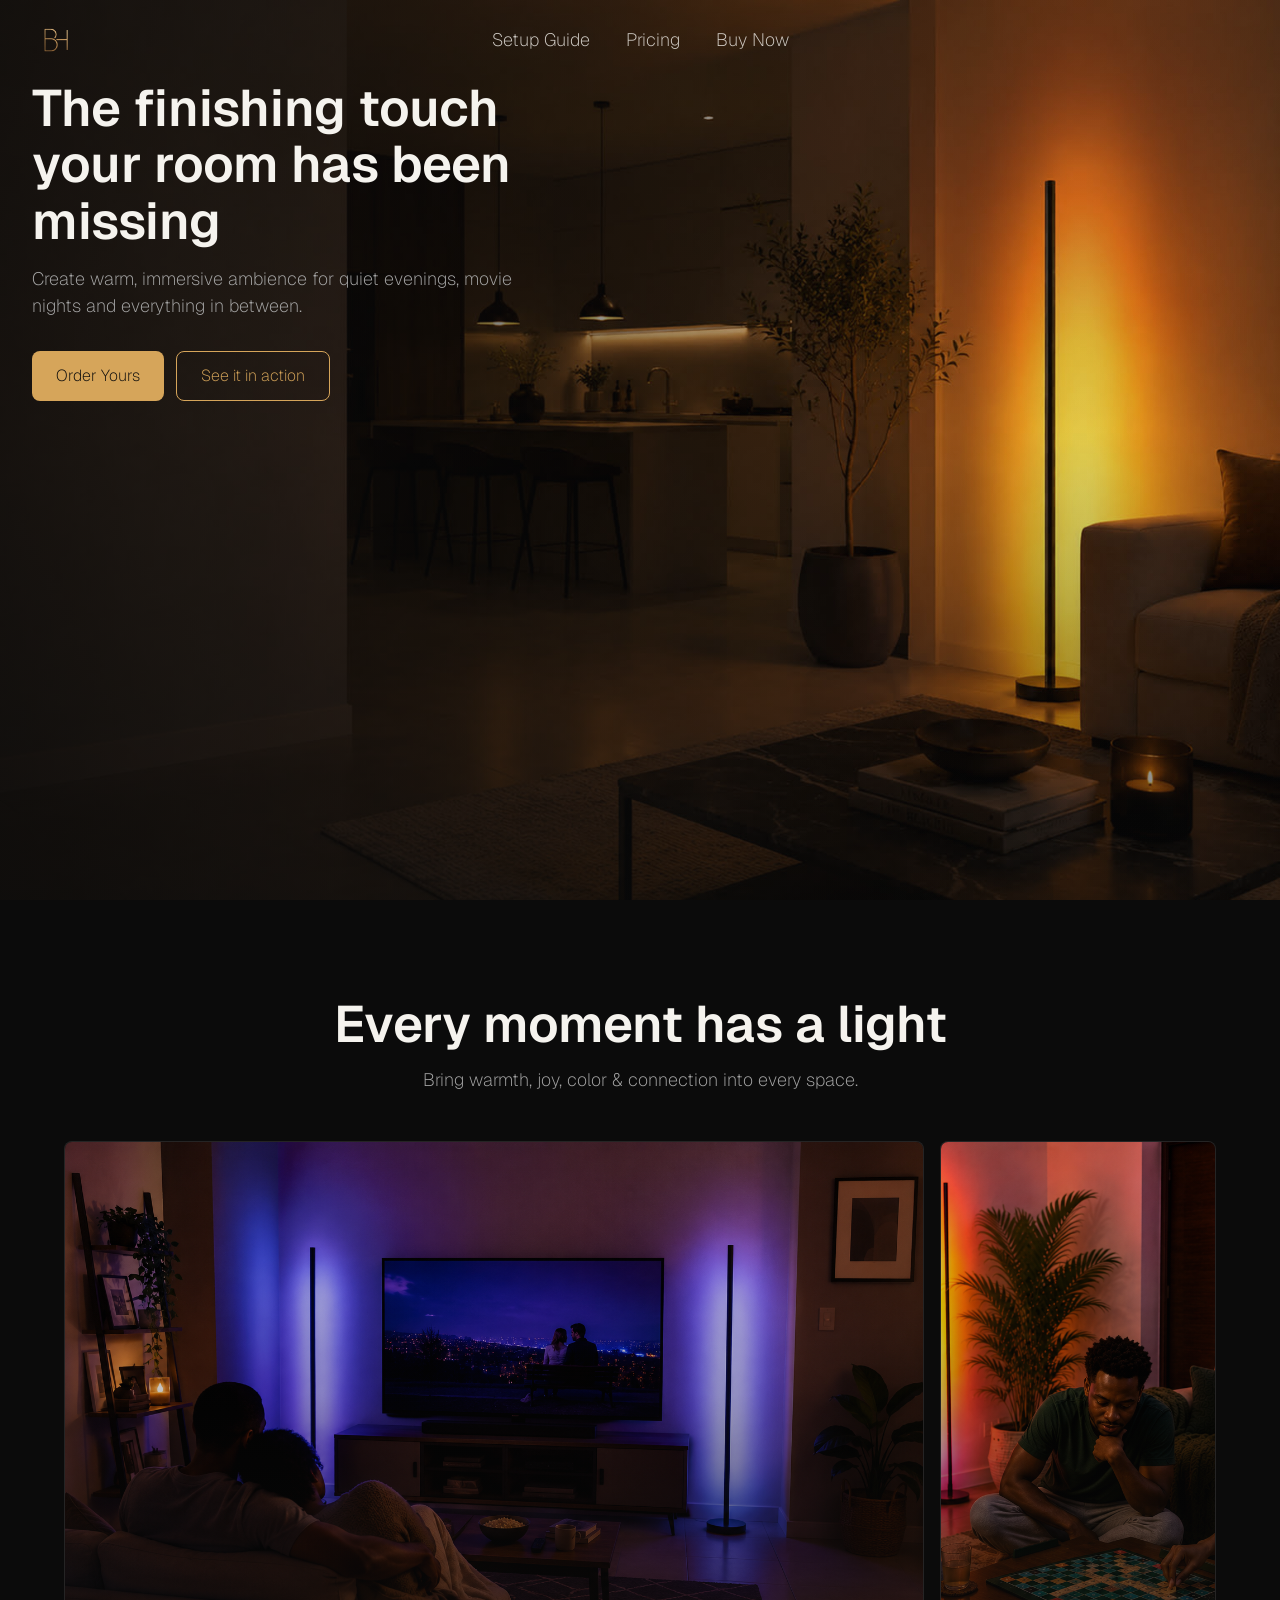
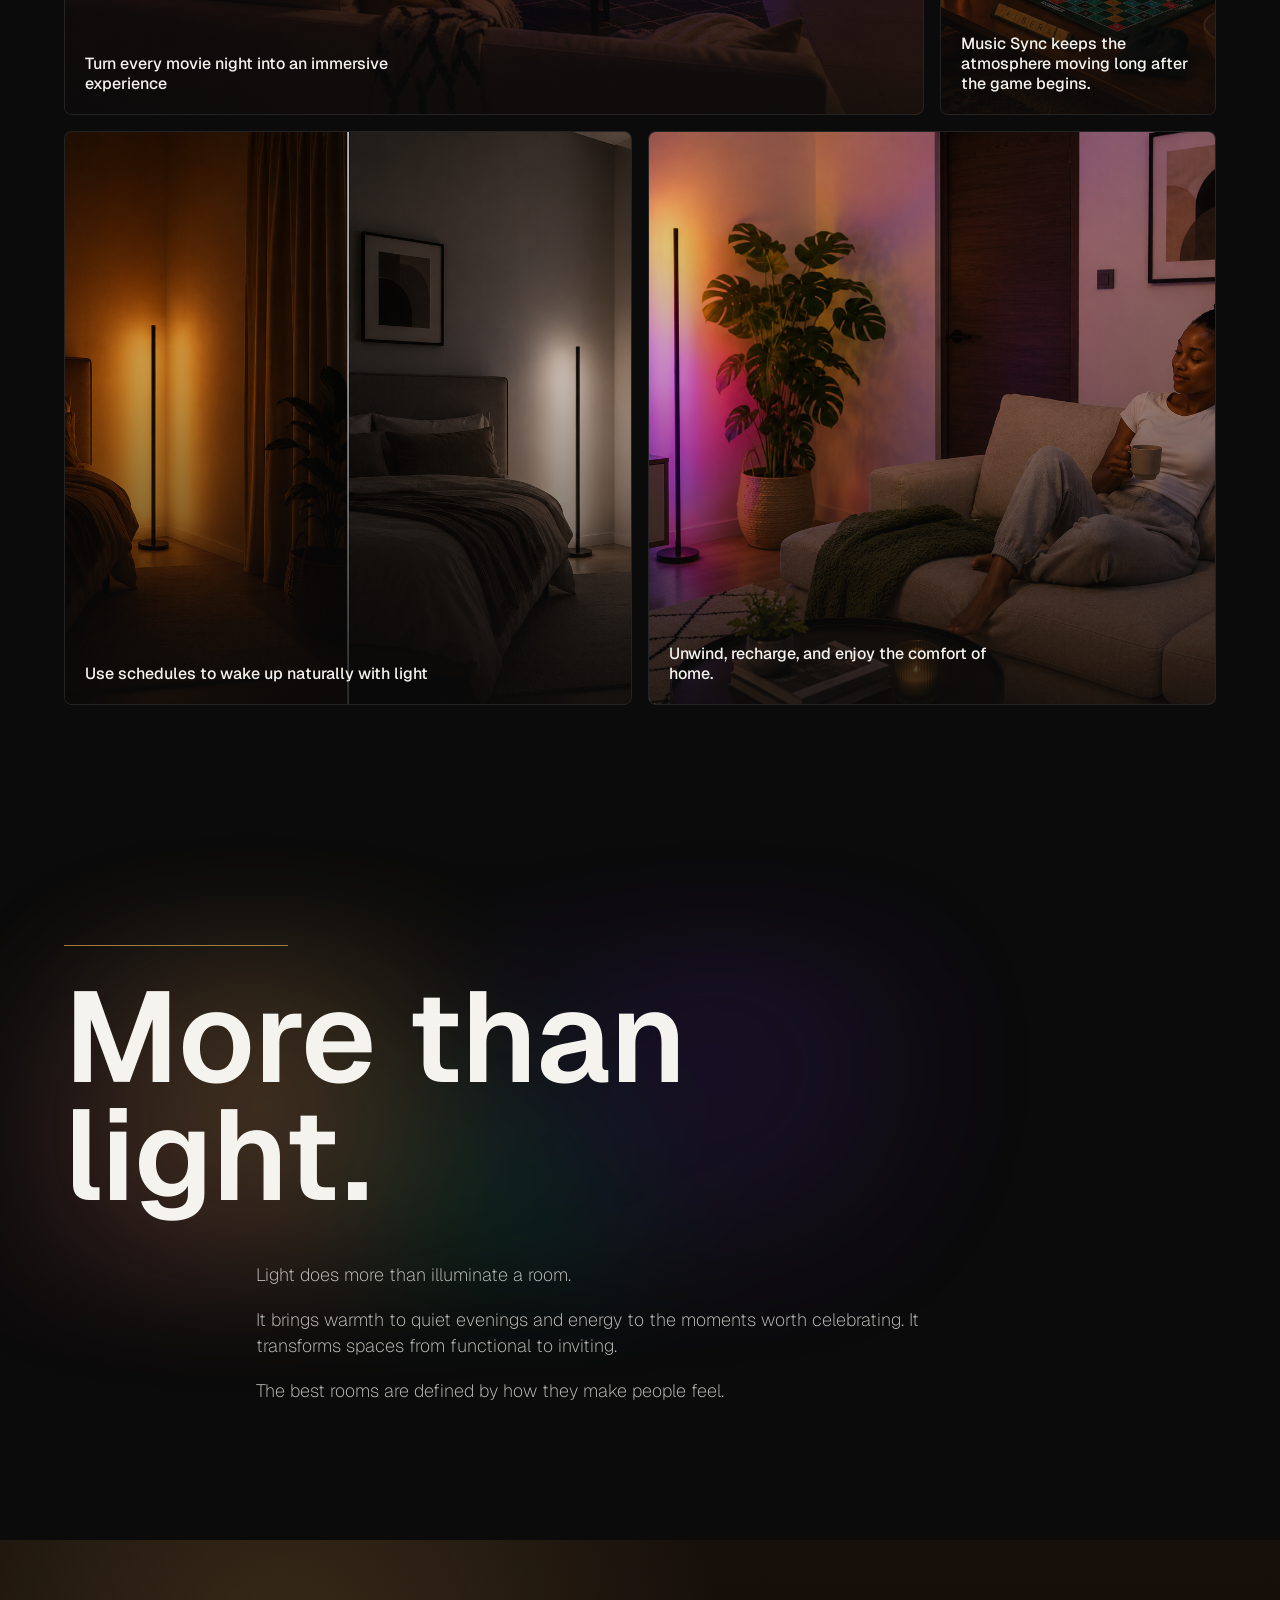
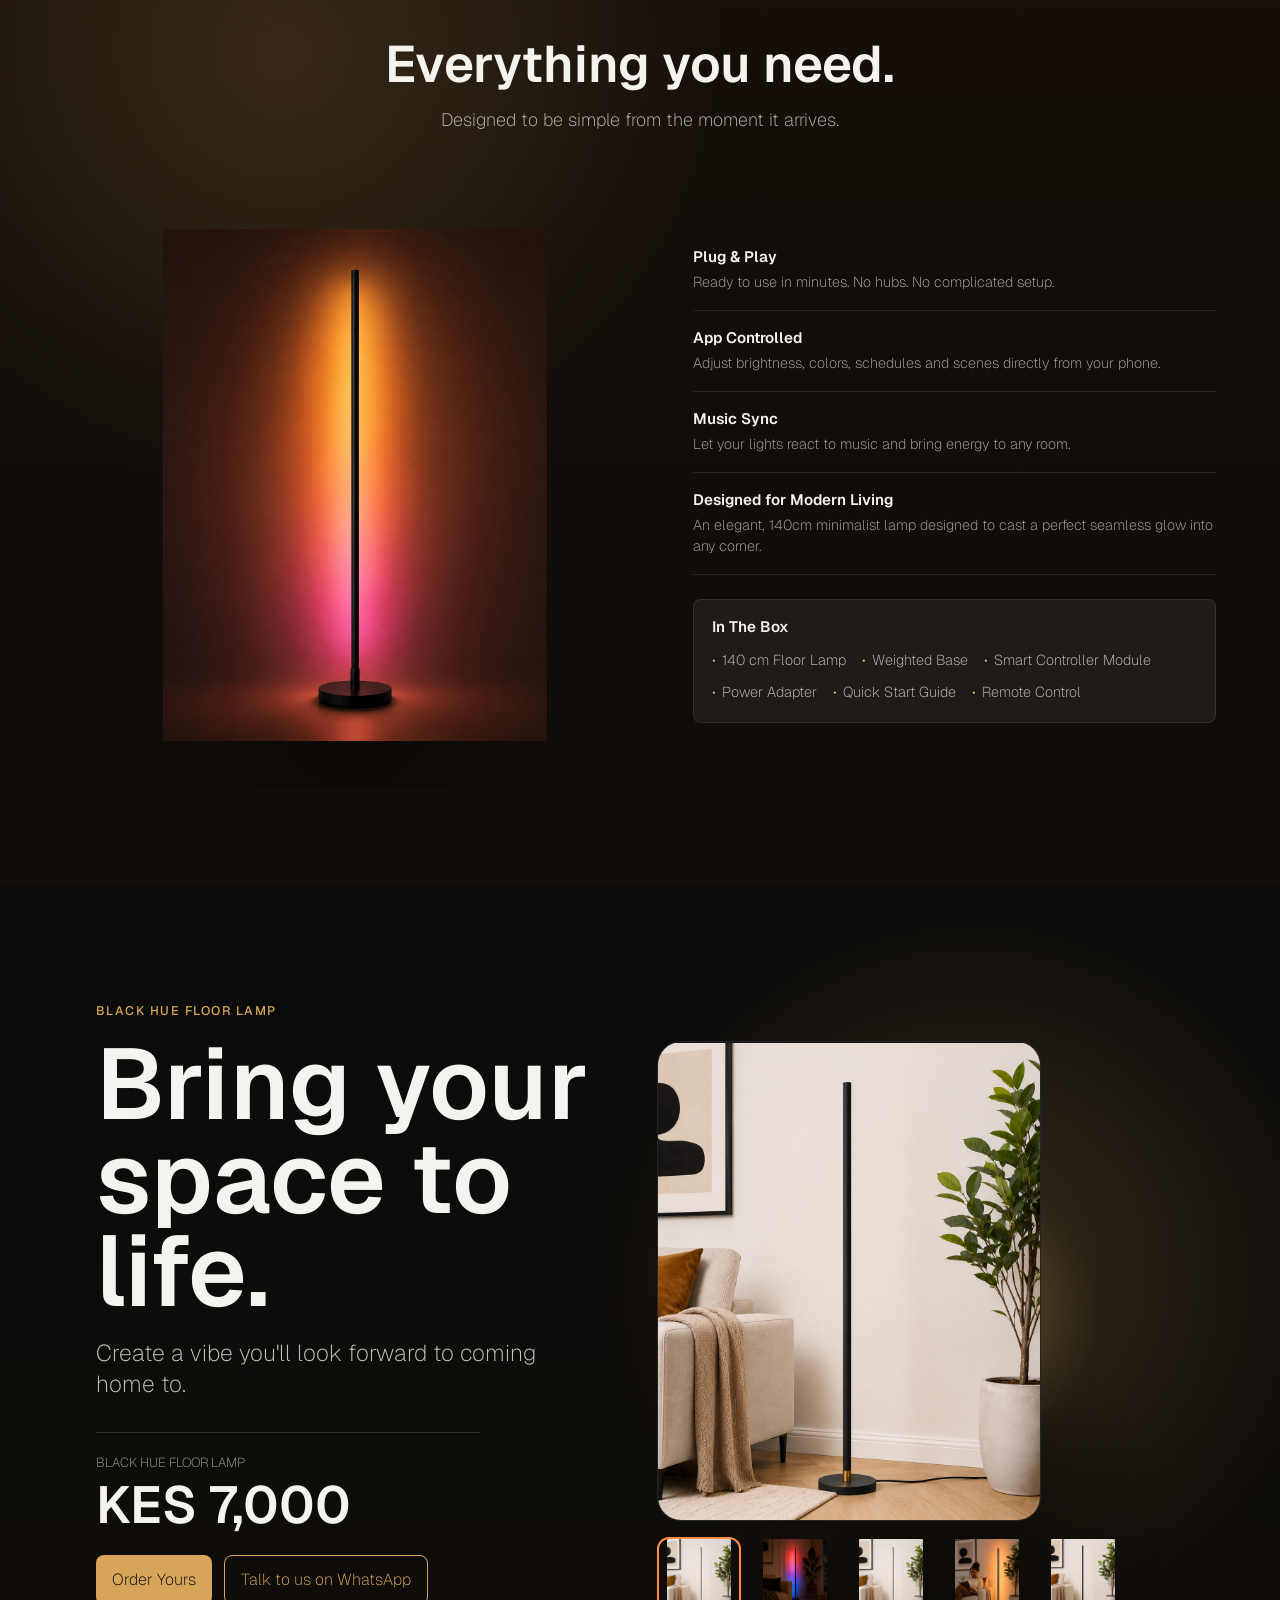
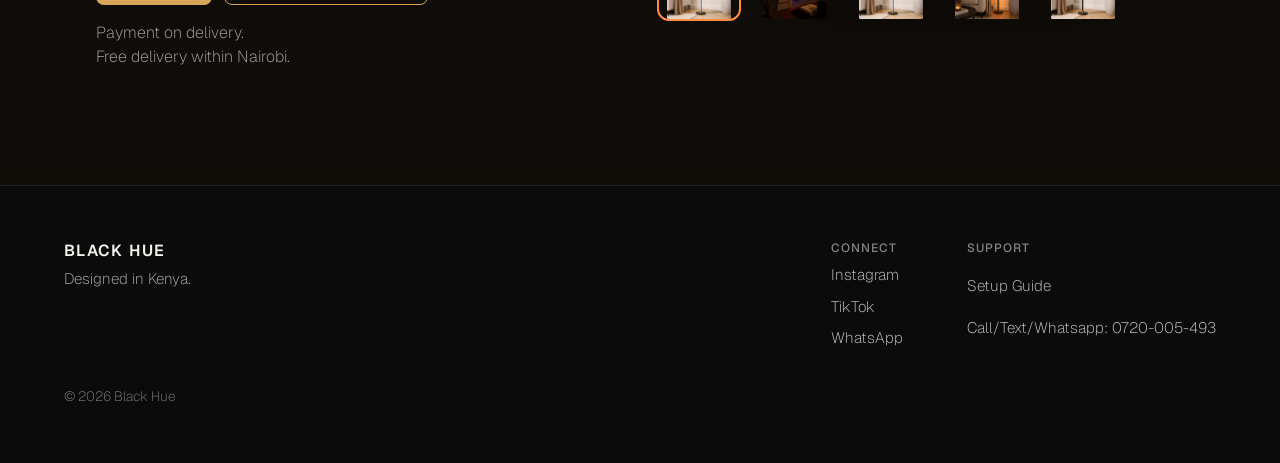
<file: index.html>
<!DOCTYPE html>
<html lang="en">

<head>
    <meta charset="UTF-8">
    <meta name="viewport" content="width=device-width, initial-scale=1.0">
    <link rel="preconnect" href="https://fonts.googleapis.com">
    <link rel="preconnect" href="https://fonts.gstatic.com" crossorigin>

    <link rel="icon" type="image/png" href="assets/blackhue-favicon.png">
    <link rel="apple-touch-icon" href="assets/blackhue-favicon.png">
    <link rel="stylesheet" href="style.css">
    <title>Black Hue | Premium Smart Corner Lamp</title>
    <meta name="description"
        content="Bring color and atmosphere to your space with Black Hue — a premium smart RGB corner lamp with app control, music sync, schedules, and custom scenes.">

    <!-- Open Graph / Facebook / WhatsApp -->
    <meta property="og:type" content="website">
    <meta property="og:url" content="https://blackhue.co.ke/">
    <meta property="og:title" content="Black Hue | Premium Smart Corner Lamp">
    <meta property="og:description"
        content="Premium RGB mood lighting for bedrooms, living rooms, TV corners, and gaming setups.">
    <meta property="og:image" content="https://blackhue.co.ke/assets/preview_image.png">
    <meta property="og:image:width" content="1200">
    <meta property="og:image:height" content="630">

    <!-- Twitter / X -->
    <meta name="twitter:card" content="summary_large_image">
    <meta name="twitter:url" content="https://blackhue.co.ke/">
    <meta name="twitter:title" content="Black Hue | Premium Smart Corner Lamp">
    <meta name="twitter:description"
        content="Premium RGB mood lighting with app control, music sync, schedules, and custom scenes.">
    <!-- Google tag (gtag.js) -->
    <script async src="https://www.googletagmanager.com/gtag/js?id=G-02DYPL4CR1"></script>
    <script>
        window.dataLayer = window.dataLayer || [];
        function gtag() { dataLayer.push(arguments); }
        gtag('js', new Date());

        gtag('config', 'G-02DYPL4CR1');
    </script>
</head>

<body>
    <header class="site-header">
        <a class="logo-slot" href="/" aria-label="Lumen home">
            <img src="assets/black-hue-logo.png"
                alt="Lumen logo, a stylized light bulb with rays of light emanating from it">
        </a>

        <button class="menu-toggle" type="button" aria-expanded="false" aria-controls="primary-navigation">
            <span class="sr-only">Open menu</span>
            <img src="assets/LUMEN-MENU.svg" alt="" aria-hidden="true">
        </button>

        <nav class="primary-nav" id="primary-navigation" aria-label="Primary navigation">
            <!-- <a href="vibes.html">Vibes</a> -->
            <a href="start-guide.html">Setup Guide</a>
            <a href="#pricing">Pricing</a>
            <a data-order-trigger="Black Hue Floor Lamp" class="order-trigger" data-order-location="nav-index">Buy
                Now</a>
        </nav>
    </header>

    <section class="hero">
        <div class="hero-background" aria-hidden="true">
            <picture class="hero-bg hero-bg-bland">
                <source media="(min-width: 768px)" srcset="assets/LUMEN-BACKGROUND-BLAND.jpg">
                <img src="assets/LUMEN-BACKGROUND-BLAND-MOBILE.jpg" alt="" fetchpriority="high" decoding="async"
                    id="heroBlandImage">
            </picture>
            <!-- <picture class="hero-bg hero-bg-ambience">
                <source media="(min-width: 768px)" srcset="assets/LUMEN-BACKGROUND-AMBIENCE.jpg">
                <img src="assets/LUMEN-BACKGROUND-AMBIENCE-MOBILE.jpg" alt="">
            </picture> -->
        </div>

        <div class="hero-content">
            <h1>The finishing touch your room has been missing</h1>
            <p>Create warm, immersive ambience for quiet evenings, movie nights and everything in between.</p>

            <div class="hero-actions" aria-label="Hero actions">
                <a class="button button-primary" data-order-trigger="Black Hue Floor Lamp" class="order-trigger"
                    data-order-location="hero">Order Yours</a>
                <a class="button button-secondary" href="#transformation">See it in action</a>
            </div>
        </div>
    </section>

    <section class="moments-section" id="transformation">
        <div class="section-heading">
            <h1>Every moment has a light</h1>
            <p>Bring warmth, joy, color &amp; connection into every space.</p>
        </div>

        <div class="bento-grid">
            <article class="bento-card bento-card-large">
                <img src="assets/MOVIEMOOD.png" alt="">
                <p>Turn every movie night into an immersive experience</p>
            </article>

            <article class="bento-card">
                <img src="assets/GAMENIGHT.png" alt="">
                <p>Music Sync keeps the atmosphere moving long after the game begins.</p>
            </article>

            <article class="bento-card">
                <img src="assets/SCHEDULED LIGHT.png" alt="">
                <p>Use schedules to wake up naturally with light</p>
            </article>

            <article class="bento-card">
                <img src="assets/RELAXING MOOD.png" alt="">
                <p>Unwind, recharge, and enjoy the comfort of home.</p>
            </article>
        </div>
        <!-- <div class="vibes-action">
                <p>Discover the perfect vibe for every moment with our curated guide.</p>
                <a class="button button-secondary" href="vibes.html">See the Vibes Guide</a>
        </div> -->
    </section>

    <!-- <section class="presets-section" id="settings">
        <div class="section-heading">
            <h1>Your favorite vibe, one tap away.</h1>
            <p>Save the moods you love and switch between them instantly.</p>
        </div>

        <div class="preset-grid">
            <article class="preset-card preset-campfire">
                <h2>Campfire</h2>
                <p>Warm amber tones inspired by the comfort of a glowing fire.</p>
            </article>

            <article class="preset-card preset-cinema">
                <h2>Cinema</h2>
                <p>A rich cinematic glow designed for immersive viewing.</p>
            </article>

            <article class="preset-card preset-aurora">
                <h2>Aurora</h2>
                <p>Dynamic colors that bring movement and energy into the room.</p>
            </article>

            <article class="preset-card preset-sunrise">
                <h2>Sunrise</h2>
                <p>A gentle morning glow that helps you wake naturally.</p>
            </article>
        </div>
    </section> -->

    <section class="belief-section" aria-labelledby="belief-title">
        <div class="belief-inner">
            <div class="belief-line" aria-hidden="true"></div>
            <h1 class="belief-title reveal-on-scroll" id="belief-title">More than light.</h1>
            <div class="belief-copy reveal-on-scroll">
                <p>Light does more than illuminate a room.</p>
                <p>It brings warmth to quiet evenings and energy to the moments worth celebrating. It transforms spaces
                    from functional to inviting.</p>
                <p>The best rooms are defined by how they make people feel.</p>
            </div>
        </div>
    </section>

    <section class="details-section" id="details">
        <div class="section-heading details-heading">
            <h1>Everything you need.</h1>
            <p>Designed to be simple from the moment it arrives.</p>
        </div>

        <div class="details-layout">
            <div class="product-showcase">
                <img src="assets/LUMEN-FLOORLAMP.png" alt="Lumen floor lamp with the light on and wood base visible">
            </div>

            <div class="details-content">
                <div class="feature-list">
                    <article>
                        <h2>Plug &amp; Play</h2>
                        <p>Ready to use in minutes. No hubs. No complicated setup.</p>
                    </article>

                    <article>
                        <h2>App Controlled</h2>
                        <p>Adjust brightness, colors, schedules and scenes directly from your phone.</p>
                    </article>

                    <article>
                        <h2>Music Sync</h2>
                        <p>Let your lights react to music and bring energy to any room.</p>
                    </article>

                    <article>
                        <h2>Designed for Modern Living</h2>
                        <p>An elegant, 140cm minimalist lamp designed to cast a perfect seamless glow into any corner.
                        </p>
                    </article>
                </div>

                <div class="included-row" aria-labelledby="included-title">
                    <h2 id="included-title">In The Box</h2>
                    <ul>
                        <li>140 cm Floor Lamp</li>
                        <li>Weighted Base</li>
                        <li>Smart Controller Module</li>
                        <li>Power Adapter</li>
                        <li>Quick Start Guide</li>
                        <li>Remote Control</li>
                    </ul>
                </div>
            </div>
        </div>

        <!-- <dl class="spec-strip" aria-label="Product specifications">
            <div>
                <dt>Height</dt>
                <dd>4ft</dd>
            </div>
            <div>
                <dt>Control</dt>
                <dd>App</dd>
            </div>
            <div>
                <dt>Scenes</dt>
                <dd>Customizable</dd>
            </div>
            <div>
                <dt>Lighting</dt>
                <dd>Music Reactive</dd>
            </div>
            <div>
                <dt>Power</dt>
                <dd>Plug &amp; Play</dd>
            </div>
        </dl> -->
    </section>

    <section class="purchase-hero" id="pricing">
        <div class="purchase-copy">
            <p class="purchase-kicker">Black Hue Floor Lamp</p>
            <h1>Bring your space to life.</h1>
            <p class="purchase-intro">Create a vibe you'll look forward to coming home to.</p>

            <div class="purchase-offer" aria-label="Black Hue Floor Lamp price">
                <span>Black Hue Floor Lamp</span>
                <strong>KES 7,000</strong>
            </div>

            <div class="purchase-actions" aria-label="Purchase actions">
                <a class="button button-primary" href="#pricing" data-order-trigger="Black Hue Floor Lamp"
                    class="order-trigger" data-order-location="purchase-hero">Order
                    Yours</a>
                <a class="button button-secondary whatsapp-contact-link" href="https://wa.me/254720005493"
                    target="_blank" rel="noopener" data-whatsapp-location="purchase_section">Talk
                    to us on
                    WhatsApp</a>
            </div>
            <div class="purchase-note">
                <p>Payment on delivery.</p>
                <p>Free delivery within Nairobi.</p>
            </div>
        </div>

        <!-- <div class="purchase-visual" aria-hidden="true">
            <img src="assets/black-hue-lamp.png" alt="">
        </div> -->
        <div class="purchase-visual">

            <div class="product-gallery">

                <div class="gallery-main">
                    <img id="mainProductImage" src="assets/blackhuefloorlamp.jpg" alt="Black Hue Floor Lamp">
                </div>

                <div class="gallery-thumbs">

                    <button class="thumb active" data-image="assets/blackhue-floorlamp.jpg">
                        <img src="assets/blackhue-floorlamp.jpg" alt="">
                    </button>

                    <button class="thumb" data-image="assets/blackhuefloorlamp-03.jpg">
                        <img src="assets/blackhuefloorlamp-03.jpg" alt="">
                    </button>

                    <button class="thumb" data-image="assets/blackhue-floorlamp.jpg">
                        <img src="assets/blackhue-floorlamp.jpg" alt="">
                    </button>

                    <button class="thumb" data-image="assets/blackhuefloorlamp-02.jpg">
                        <img src="assets/blackhuefloorlamp-02.jpg" alt="">
                    </button>

                    <button class="thumb" data-image="assets/blackhuefloorlamp.jpg">
                        <img src="assets/blackhuefloorlamp.jpg" alt="">
                    </button>

                </div>

            </div>

        </div>
    </section>

    <footer class="site-footer">
        <div class="footer-brand">
            <h2>Black Hue</h2>

            <p>Designed in Kenya.</p>
        </div>

        <div class="footer-links" aria-label="Footer links">
            <div>
                <h3>Connect</h3>
                <a href="https://www.instagram.com/blackhue_/" target="_blank" rel="noopener">Instagram</a>
                <a href="https://www.tiktok.com/@blackhue" target="_blank" rel="noopener">TikTok</a>
                <a href="https://wa.me/254720005493" target="_blank" rel="noopener" class="whatsapp-contact-link"
                    data-whatsapp-location="footer">WhatsApp</a>
            </div>

            <div>
                <h3>Support</h3>
                <a href="start-guide.html">Setup Guide</a>
                <a>Call/Text/Whatsapp: 0720-005-493</a>
            </div>
        </div>

        <p class="footer-credit">&copy; 2026 Black Hue</p>
    </footer>

    <script src="main.js"></script>
    <script src="order-modal.js"></script>
</body>

</html>
</file>
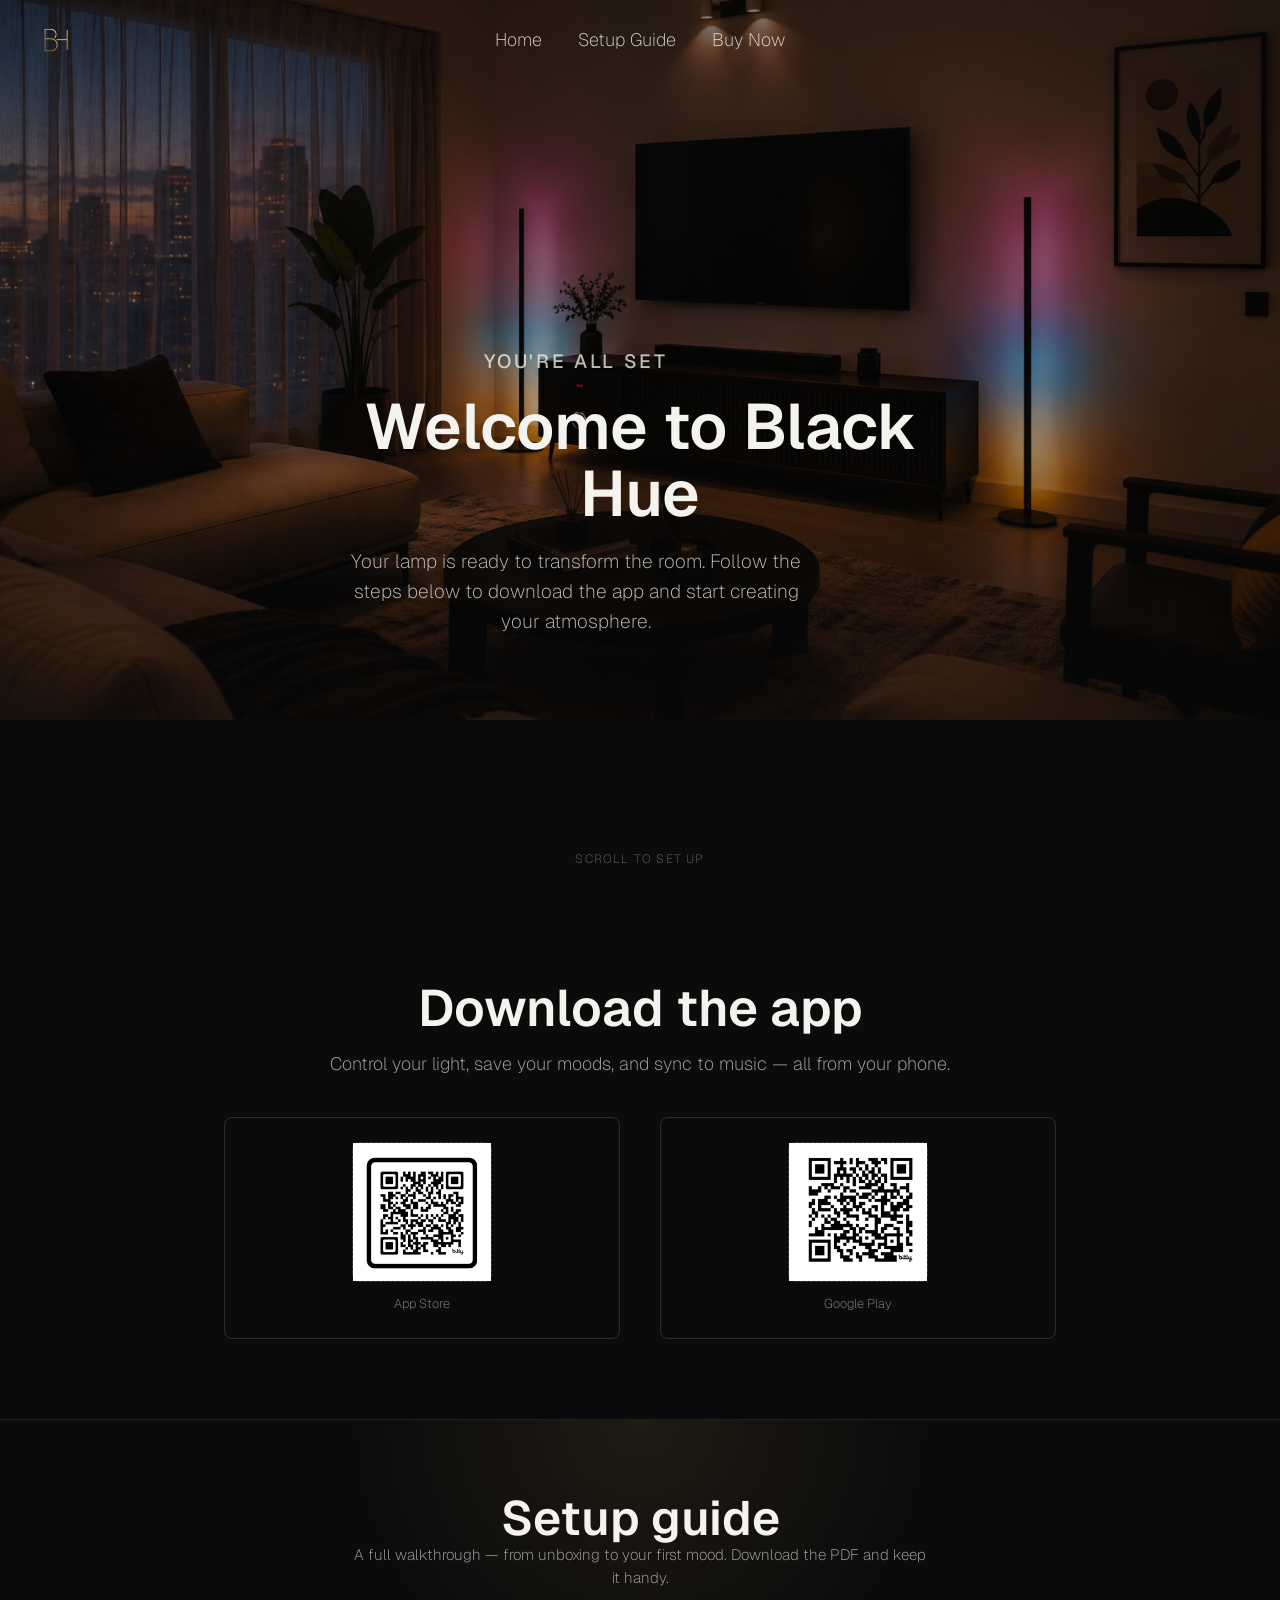
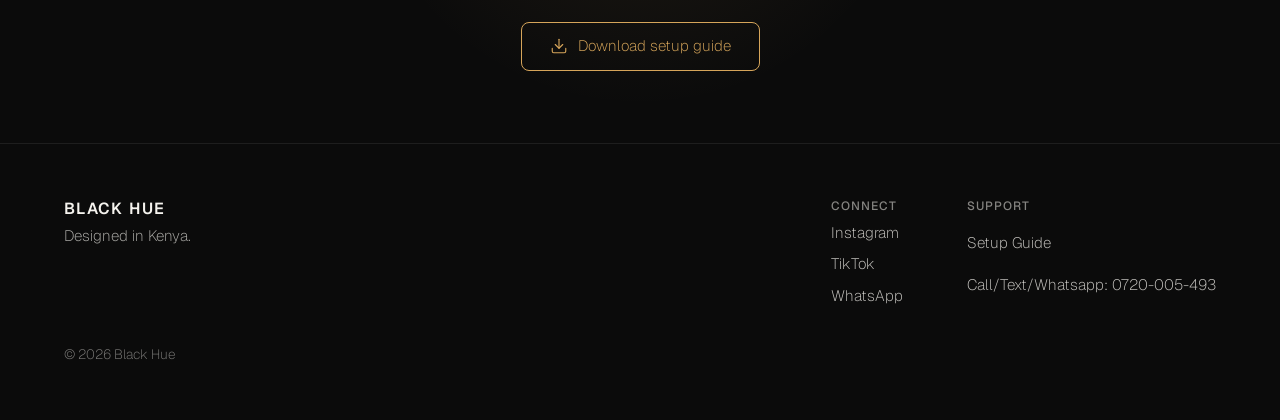
<file: start-guide.html>
<!DOCTYPE html>
<html lang="en">

<head>
  <meta charset="UTF-8">
  <meta name="viewport" content="width=device-width, initial-scale=1.0">
  <link rel="preconnect" href="https://fonts.googleapis.com">
  <link rel="preconnect" href="https://fonts.gstatic.com" crossorigin>
  <link rel="icon" type="image/png" href="assets/blackhue-favicon.png">
  <link rel="apple-touch-icon" href="assets/blackhue-favicon.png">
  <link rel="stylesheet" href="style.css">
  <title>Setup Guide — Black Hue</title>
  <!-- Google tag (gtag.js) -->
  <script async src="https://www.googletagmanager.com/gtag/js?id=G-02DYPL4CR1"></script>
  <script>
    window.dataLayer = window.dataLayer || [];
    function gtag() { dataLayer.push(arguments); }
    gtag('js', new Date());

    gtag('config', 'G-02DYPL4CR1');
  </script>
</head>

<body>

  <!-- ── Header (matches index.html exactly) ──────────────── -->
  <header class="site-header">
    <a class="logo-slot" href="index.html" aria-label="Black Hue home">
      <img src="assets/black-hue-logo.png" alt="Black Hue logo">
    </a>

    <button class="menu-toggle" type="button" aria-expanded="false" aria-controls="primary-navigation">
      <span class="sr-only">Open menu</span>
      <img src="assets/LUMEN-MENU.svg" alt="" aria-hidden="true">
    </button>

    <nav class="primary-nav" id="primary-navigation" aria-label="Primary navigation">
      <a href="index.html">Home</a>
      <a href="start-guide.html" aria-current="page">Setup Guide</a>
      <!-- <a href="vibes.html">Vibes</a> -->
      <a data-order-trigger="Black Hue Floor Lamp" class="order-trigger" data-order-location="nav-start-guide">Buy Now</a>
    </nav>
  </header>

  <!-- ── Welcome hero ─────────────────────────────────────── -->
  <section class="welcome-hero">
    <div class="welcome-hero-bg" aria-hidden="true">
      <picture>
        <source media="(max-width: 767px)" srcset="assets/startguide-mobile.jpg">
        <img src="assets/Startup Guide hero.jpg" alt="" loading="eager">
      </picture>
    </div>

    <div class="welcome-content reveal-on-scroll">
      <p class="welcome-kicker">You're all set</p>
      <h1>Welcome to Black Hue</h1>
      <p>Your lamp is ready to transform the room. Follow the steps below to download the app and start creating your
        atmosphere.</p>
    </div>

    <p class="welcome-scroll-hint" aria-hidden="true">Scroll to set up</p>
  </section>

  <!-- ── Get the app ───────────────────────────────────────── -->
  <section class="app-section">
    <div class="app-inner">
      <div class="section-heading reveal-on-scroll">
        <h1>Download the app</h1>
        <p>Control your light, save your moods, and sync to music — all from your phone.</p>
      </div>

      <div class="app-layout reveal-on-scroll">
        <!-- QR code — visible on desktop only. Swap img src when ready. -->
        <div class="qr-block" aria-label="Scan to download">
          <div class="qr-placeholder">
            <img src="assets/appstore-QR.png" alt="QR code for App Store download">

          </div>
          <p class="qr-label">App Store</p>
        </div>
        <div class="qr-block" aria-label="Scan to download">
          <div class="qr-placeholder">
            <img src="assets/playstore-QR.jpg" alt="QR code for Google Play download">
          </div>
          <p class="qr-label">Google Play</p>
        </div>
      </div>
      <!-- Store buttons -->
      <div class="store-buttons">
        <a class="store-btn" href="https://apps.apple.com/us/app/zengge/id1568677696" target="_blank" rel="noopener"
          aria-label="Download on the App Store">
          <svg width="24" height="24" viewBox="0 0 24 24" fill="currentColor" aria-hidden="true">
            <path
              d="M18.71 19.5c-.83 1.24-1.71 2.45-3.05 2.47-1.34.03-1.77-.79-3.29-.79-1.53 0-2 .77-3.27.82-1.31.05-2.3-1.32-3.14-2.53C4.25 17 2.94 12.45 4.7 9.39c.87-1.52 2.43-2.48 4.12-2.51 1.28-.02 2.5.87 3.29.87.78 0 2.26-1.07 3.8-.91.65.03 2.47.26 3.64 1.98-.09.06-2.17 1.28-2.15 3.81.03 3.02 2.65 4.03 2.68 4.04-.03.07-.42 1.44-1.38 2.83M13 3.5c.73-.83 1.94-1.46 2.94-1.5.13 1.17-.34 2.35-1.04 3.19-.69.85-1.83 1.51-2.95 1.42-.15-1.15.41-2.35 1.05-3.11z" />
          </svg>
          <div class="store-btn-copy">
            <span>Download on the</span>
            <strong>App Store</strong>
          </div>
        </a>

        <a class="store-btn" href="https://play.google.com/store/apps/details?id=com.zengge.blev2&hl=en" target="_blank"
          rel="noopener" aria-label="Get it on Google Play">
          <svg width="24" height="24" viewBox="0 0 24 24" fill="currentColor" aria-hidden="true">
            <path
              d="M3.18 23.76c.3.17.64.24.99.2l12.6-7.28-2.7-2.7-10.89 9.78zM.75 1.5C.28 1.94 0 2.63 0 3.55v16.9c0 .92.28 1.61.76 2.05l.11.1 9.47-9.47v-.22L.86 3.44l-.11.06zM21.02 10.8l-2.69-1.55-3.02 3.02 3.02 3.02 2.7-1.56c.77-.44.77-1.49-.01-1.93zM4.17.24L16.77 7.5 14.1 10.2 3.18.42c.3-.22.66-.3 1-.18z" />
          </svg>
          <div class="store-btn-copy">
            <span>Get it on</span>
            <strong>Google Play</strong>
          </div>
        </a>
      </div>
    </div>
  </section>

  <!-- ── Manual download ───────────────────────────────────── -->
  <section class="manual-section">
    <div class="manual-inner reveal-on-scroll">
      <h1>Setup guide</h1>
      <p>A full walkthrough — from unboxing to your first mood. Download the PDF and keep it handy.</p>
      <a class="manual-download-btn" href="assets/Manual.pdf" target="_blank" download="Black Hue Setup Guide"
        aria-label="Download setup guide PDF">
        <svg width="18" height="18" viewBox="0 0 24 24" fill="none" stroke="currentColor" stroke-width="1.5"
          stroke-linecap="round" stroke-linejoin="round" aria-hidden="true">
          <path d="M21 15v4a2 2 0 0 1-2 2H5a2 2 0 0 1-2-2v-4" />
          <polyline points="7 10 12 15 17 10" />
          <line x1="12" y1="15" x2="12" y2="3" />
        </svg>
        Download setup guide
      </a>
    </div>
  </section>

  <!-- ── Mood teaser ───────────────────────────────────────── -->
  <!-- <section class="moods-teaser-section">
    <div class="section-heading reveal-on-scroll">
      <h1>Start with a mood</h1>
      <p>Pick one of these to get started, then make it your own.</p>
    </div>

    <div class="moods-teaser-grid reveal-on-scroll">
      <article class="preset-card preset-campfire">
        <h2>Campfire</h2>
        <p>Warm amber tones inspired by the comfort of a glowing fire.</p>
      </article>

      <article class="preset-card preset-cinema">
        <h2>Cinema</h2>
        <p>Deep blues and cool tones that set the scene for movie night.</p>
      </article>

      <article class="preset-card preset-aurora">
        <h2>Aurora</h2>
        <p>Sweeping colour inspired by the northern lights.</p>
      </article>
    </div>

    <div class="see-more-wrap reveal-on-scroll">
      <a class="button button-secondary" href="vibes.html">See all moods</a>
    </div>
  </section> -->

  <!-- ── Footer (matches index.html exactly) ──────────────── -->
  <footer class="site-footer">
    <div class="footer-brand">
      <h2>Black Hue</h2>

      <p>Designed in Kenya.</p>
    </div>

    <div class="footer-links" aria-label="Footer links">
      <div>
        <h3>Connect</h3>
        <a href="https://www.instagram.com/" target="_blank" rel="noopener">Instagram</a>
        <a href="https://www.tiktok.com/" target="_blank" rel="noopener">TikTok</a>
        <a href="https://wa.me/254720005493" target="_blank" rel="noopener" class="whatsapp-contact-link" data-whatsapp-location="footer">WhatsApp</a>
      </div>

      <div>
        <h3>Support</h3>
        <a href="start-guide.html">Setup Guide</a>
        <a>Call/Text/Whatsapp: 0720-005-493</a>
      </div>
    </div>

    <p class="footer-credit">&copy; 2026 Black Hue</p>
  </footer>

  <script src="main.js"></script>
  <script src="order-modal.js"></script>

</body>

</html>
</file>
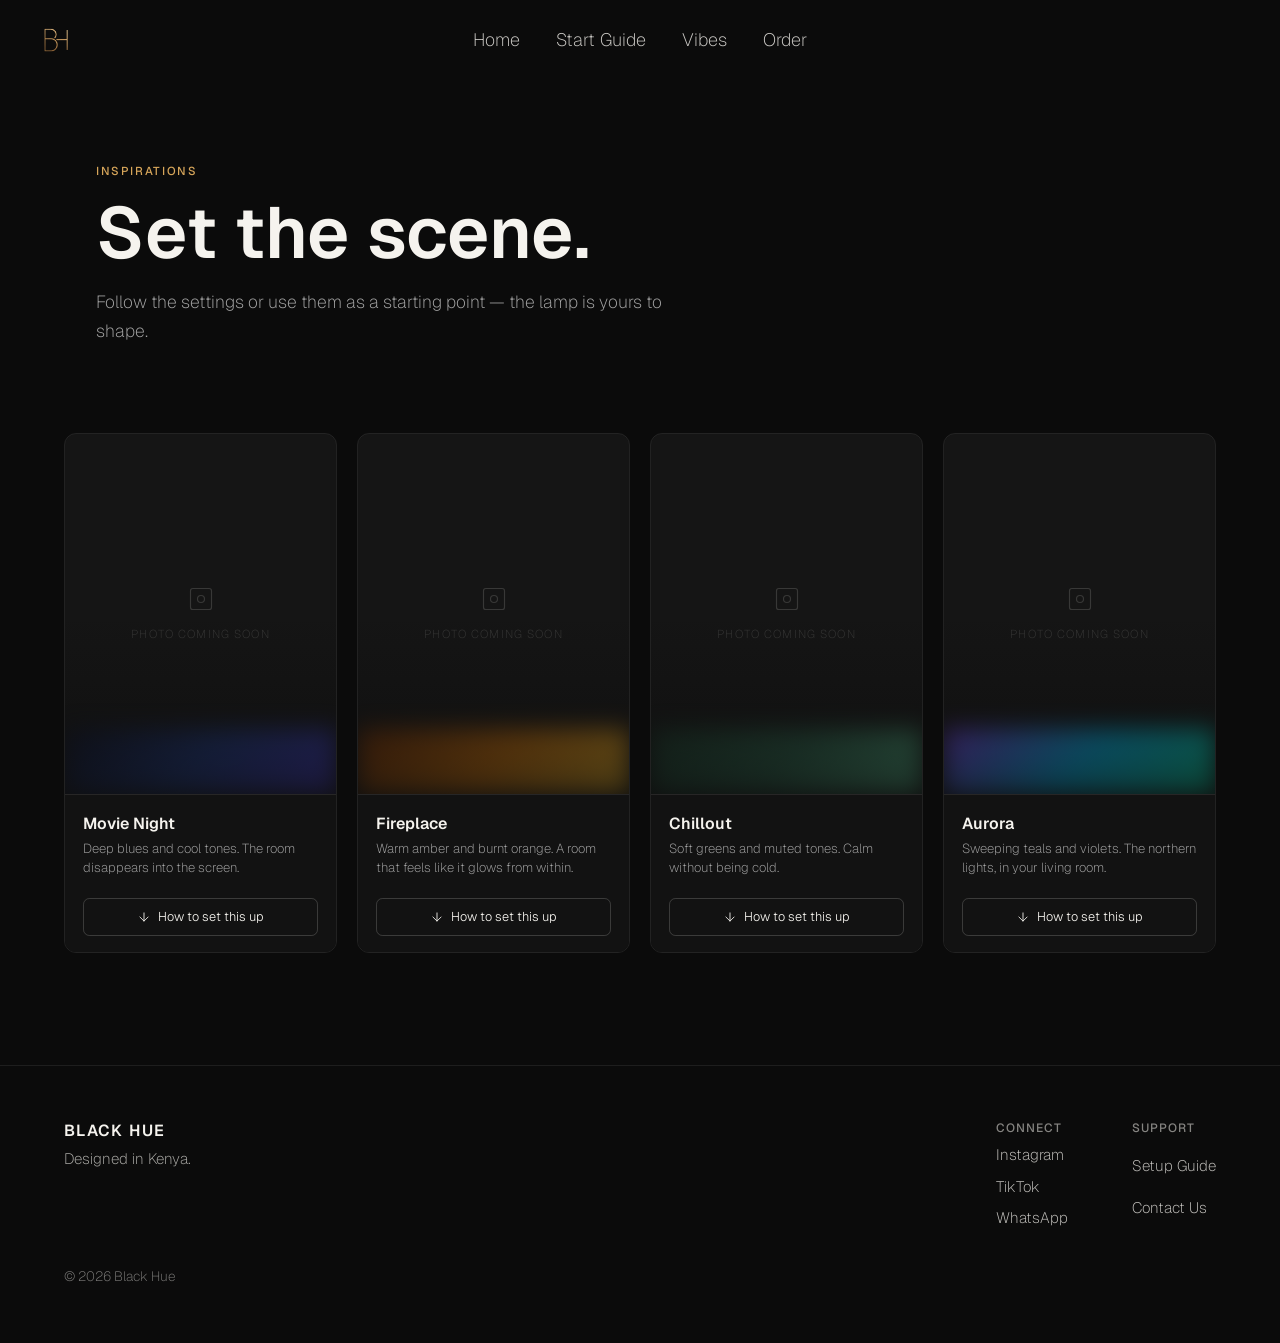
<file: vibes.html>
<!DOCTYPE html>
<html lang="en">
<head>
  <meta charset="UTF-8">
  <meta name="viewport" content="width=device-width, initial-scale=1.0">
  <link rel="preconnect" href="https://fonts.googleapis.com">
  <link rel="preconnect" href="https://fonts.gstatic.com" crossorigin>
  <link rel="icon" type="image/png" href="assets/blackhue-favicon.png">
  <link rel="stylesheet" href="style.css">
  <title>Vibes — Black Hue</title>
  <style>
  </style>
</head>

<body>

  <!-- ── Header ───────────────────────────────────────────── -->
  <header class="site-header">
    <a class="logo-slot" href="index.html" aria-label="Black Hue home">
      <img src="assets/black-hue-logo.png" alt="Black Hue logo">
    </a>
    <button class="menu-toggle" type="button" aria-expanded="false" aria-controls="primary-navigation">
      <span class="sr-only">Open menu</span>
      <img src="assets/LUMEN-MENU.svg" alt="" aria-hidden="true">
    </button>
    <nav class="primary-nav" id="primary-navigation" aria-label="Primary navigation">
      <a href="index.html">Home</a>
      <a href="start-guide.html">Start Guide</a>
      <a href="vibes.html" aria-current="page">Vibes</a>
      <a data-order-trigger="Black Hue Floor Lamp">Order</a>
    </nav>
  </header>

  <!-- ── Page hero ────────────────────────────────────────── -->
  <div class="moods-hero reveal-on-scroll">
    <p class="eyebrow">Inspirations</p>
    <h1>Set the scene.</h1>
    <p>Follow the settings or use them as a starting point — the lamp is yours to shape.</p>
  </div>

  <!-- ── Mood grid ────────────────────────────────────────── -->
  <section class="moods-section">
    <div class="moods-grid">

      <!-- Movie Night -->
      <article
        class="mood-card reveal-on-scroll"
        role="button"
        tabindex="0"
        aria-haspopup="dialog"
        data-mood="movie-night"
      >
        <div class="mood-photo">
          <!-- swap for: <img src="assets/mood-movie-night.jpg" alt="Movie Night mood lit room"> -->
          <div class="mood-photo-placeholder">
            <svg width="28" height="28" viewBox="0 0 24 24" fill="none" stroke="currentColor" stroke-width="1" stroke-linecap="round" stroke-linejoin="round" aria-hidden="true"><rect x="3" y="3" width="18" height="18" rx="2"/><circle cx="12" cy="12" r="3"/></svg>
            Photo coming soon
          </div>
          <div class="mood-swatch" style="background: linear-gradient(135deg,#0b1026,#1e3a8a,#4338ca)"></div>
        </div>
        <div class="mood-card-body">
          <p class="mood-name">Movie Night</p>
          <p class="mood-vibe">Deep blues and cool tones. The room disappears into the screen.</p>
          <span class="mood-cta">
            <svg width="14" height="14" viewBox="0 0 24 24" fill="none" stroke="currentColor" stroke-width="1.5" stroke-linecap="round" stroke-linejoin="round"><path d="M12 5v14M5 12l7 7 7-7"/></svg>
            How to set this up
          </span>
        </div>
      </article>

      <!-- Fireplace -->
      <article
        class="mood-card reveal-on-scroll"
        role="button"
        tabindex="0"
        aria-haspopup="dialog"
        data-mood="fireplace"
      >
        <div class="mood-photo">
          <div class="mood-photo-placeholder">
            <svg width="28" height="28" viewBox="0 0 24 24" fill="none" stroke="currentColor" stroke-width="1" stroke-linecap="round" stroke-linejoin="round" aria-hidden="true"><rect x="3" y="3" width="18" height="18" rx="2"/><circle cx="12" cy="12" r="3"/></svg>
            Photo coming soon
          </div>
          <div class="mood-swatch" style="background: linear-gradient(135deg,#7a2f00,#d97706,#fbbf24)"></div>
        </div>
        <div class="mood-card-body">
          <p class="mood-name">Fireplace</p>
          <p class="mood-vibe">Warm amber and burnt orange. A room that feels like it glows from within.</p>
          <span class="mood-cta">
            <svg width="14" height="14" viewBox="0 0 24 24" fill="none" stroke="currentColor" stroke-width="1.5" stroke-linecap="round" stroke-linejoin="round"><path d="M12 5v14M5 12l7 7 7-7"/></svg>
            How to set this up
          </span>
        </div>
      </article>

      <!-- Chillout -->
      <article
        class="mood-card reveal-on-scroll"
        role="button"
        tabindex="0"
        aria-haspopup="dialog"
        data-mood="chillout"
      >
        <div class="mood-photo">
          <div class="mood-photo-placeholder">
            <svg width="28" height="28" viewBox="0 0 24 24" fill="none" stroke="currentColor" stroke-width="1" stroke-linecap="round" stroke-linejoin="round" aria-hidden="true"><rect x="3" y="3" width="18" height="18" rx="2"/><circle cx="12" cy="12" r="3"/></svg>
            Photo coming soon
          </div>
          <div class="mood-swatch" style="background: linear-gradient(135deg,#1a3d2b,#2d6a4f,#52b788)"></div>
        </div>
        <div class="mood-card-body">
          <p class="mood-name">Chillout</p>
          <p class="mood-vibe">Soft greens and muted tones. Calm without being cold.</p>
          <span class="mood-cta">
            <svg width="14" height="14" viewBox="0 0 24 24" fill="none" stroke="currentColor" stroke-width="1.5" stroke-linecap="round" stroke-linejoin="round"><path d="M12 5v14M5 12l7 7 7-7"/></svg>
            How to set this up
          </span>
        </div>
      </article>

      <!-- Aurora -->
      <article
        class="mood-card reveal-on-scroll"
        role="button"
        tabindex="0"
        aria-haspopup="dialog"
        data-mood="aurora"
      >
        <div class="mood-photo">
          <div class="mood-photo-placeholder">
            <svg width="28" height="28" viewBox="0 0 24 24" fill="none" stroke="currentColor" stroke-width="1" stroke-linecap="round" stroke-linejoin="round" aria-hidden="true"><rect x="3" y="3" width="18" height="18" rx="2"/><circle cx="12" cy="12" r="3"/></svg>
            Photo coming soon
          </div>
          <div class="mood-swatch" style="background: linear-gradient(135deg,#7c3aed,#00c2ff,#00e5a8)"></div>
        </div>
        <div class="mood-card-body">
          <p class="mood-name">Aurora</p>
          <p class="mood-vibe">Sweeping teals and violets. The northern lights, in your living room.</p>
          <span class="mood-cta">
            <svg width="14" height="14" viewBox="0 0 24 24" fill="none" stroke="currentColor" stroke-width="1.5" stroke-linecap="round" stroke-linejoin="round"><path d="M12 5v14M5 12l7 7 7-7"/></svg>
            How to set this up
          </span>
        </div>
      </article>

    </div>
  </section>

  <!-- ── Modal ────────────────────────────────────────────── -->
  <div
    class="modal-overlay"
    id="mood-modal"
    role="dialog"
    aria-modal="true"
    aria-labelledby="modal-name"
    hidden
  >
    <div class="modal-panel" id="modal-panel">
      <div class="modal-handle" aria-hidden="true"></div>

      <div class="modal-header" id="modal-header">
        <button class="modal-close" id="modal-close" aria-label="Close">
          <svg width="16" height="16" viewBox="0 0 24 24" fill="none" stroke="currentColor" stroke-width="2" stroke-linecap="round" stroke-linejoin="round" aria-hidden="true"><line x1="18" y1="6" x2="6" y2="18"/><line x1="6" y1="6" x2="18" y2="18"/></svg>
        </button>
        <p class="modal-mood-label">Black Hue mood</p>
        <h2 class="modal-mood-name" id="modal-name"></h2>
        <p class="modal-mood-vibe" id="modal-vibe"></p>
      </div>

      <div class="modal-body" id="modal-body">
        <!-- injected by JS -->
      </div>
    </div>
  </div>

  <!-- ── Footer ───────────────────────────────────────────── -->
  <footer class="site-footer">
    <div class="footer-brand">
      <h2>Black Hue</h2>
      
      <p>Designed in Kenya.</p>
    </div>
    <div class="footer-links" aria-label="Footer links">
      <div>
        <h3>Connect</h3>
        <a href="https://www.instagram.com/" target="_blank" rel="noopener">Instagram</a>
        <a href="https://www.tiktok.com/" target="_blank" rel="noopener">TikTok</a>
        <a href="https://wa.me/" target="_blank" rel="noopener">WhatsApp</a>
      </div>
      <div>
        <h3>Support</h3>
        <a href="start-guide.html">Setup Guide</a>
        <a href="mailto:hello@blackhue.co.ke">Contact Us</a>
      </div>
    </div>
    <p class="footer-credit">&copy; 2026 Black Hue</p>
  </footer>

  <script src="main.js"></script>
  <script>
    /* ── Mood data ────────────────────────────────────────── */
    const moods = {
      'movie-night': {
        name: 'Movie Night',
        vibe: 'Deep blues and cool tones. The room disappears into the screen.',
        bgClass: 'modal-bg-movie-night',
        steps: [
          {
            action: 'Open the app and tap your Black Hue device.',
            note: 'Make sure your lamp is powered on and connected.'
          },
          {
            action: 'Tap <strong>Customize</strong> from the bottom menu.',
            note: null
          },
          {
            action: 'Tap <strong>+</strong> to create a new effect.',
            note: null
          },
          {
            action: 'Set your colours.',
            note: 'Use these RGB values:',
            chips: [
              { label: 'Midnight blue', rgb: '15, 23, 42', hex: '#0f172a' },
              { label: 'Ocean', rgb: '30, 58, 138', hex: '#1e3a8a' },
              { label: 'Dusk', rgb: '67, 56, 202', hex: '#4338ca' },
            ]
          },
          {
            action: 'Set animation to <strong>Static</strong>.',
            note: 'This keeps the colour still and lets the room feel cinematic rather than distracting.'
          },
          {
            action: 'Tap <strong>Save</strong> and name it <strong>Movie Night</strong>.',
            note: 'It will now appear in your saved effects every time.'
          }
        ],
        footnote: 'For a richer colour blend, you can also recreate this under <strong>Multicolor</strong>. You won\'t be able to name it there, but the gradient will be more vibrant.'
      },
      'fireplace': {
        name: 'Fireplace',
        vibe: 'Warm amber and burnt orange. A room that glows from within.',
        bgClass: 'modal-bg-fireplace',
        steps: [
          {
            action: 'Open the app and tap your Black Hue device.',
            note: 'Make sure your lamp is powered on and connected.'
          },
          {
            action: 'Tap <strong>Customize</strong> from the bottom menu.',
            note: null
          },
          {
            action: 'Tap <strong>+</strong> to create a new effect.',
            note: null
          },
          {
            action: 'Set your colours.',
            note: 'Use these RGB values:',
            chips: [
              { label: 'Ember', rgb: '122, 47, 0', hex: '#7a2f00' },
              { label: 'Amber', rgb: '217, 119, 6', hex: '#d97706' },
              { label: 'Glow', rgb: '251, 191, 36', hex: '#fbbf24' },
            ]
          },
          {
            action: 'Set animation to <strong>Breathing</strong>.',
            note: 'The gentle pulse mimics the natural flicker of a real fire.'
          },
          {
            action: 'Tap <strong>Save</strong> and name it <strong>Fireplace</strong>.',
            note: 'It will now appear in your saved effects every time.'
          }
        ],
        footnote: 'For a richer colour blend, you can also recreate this under <strong>Multicolor</strong>. You won\'t be able to name it there, but the gradient will be more vibrant.'
      },
      'chillout': {
        name: 'Chillout',
        vibe: 'Soft greens and muted tones. Calm without being cold.',
        bgClass: 'modal-bg-chillout',
        steps: [
          {
            action: 'Open the app and tap your Black Hue device.',
            note: 'Make sure your lamp is powered on and connected.'
          },
          {
            action: 'Tap <strong>Customize</strong> from the bottom menu.',
            note: null
          },
          {
            action: 'Tap <strong>+</strong> to create a new effect.',
            note: null
          },
          {
            action: 'Set your colours.',
            note: 'Use these RGB values:',
            chips: [
              { label: 'Forest', rgb: '26, 61, 43', hex: '#1a3d2b' },
              { label: 'Sage', rgb: '45, 106, 79', hex: '#2d6a4f' },
              { label: 'Mint', rgb: '82, 183, 136', hex: '#52b788' },
            ]
          },
          {
            action: 'Set animation to <strong>Static</strong>.',
            note: 'Stillness is the whole point. Let the colour do the work.'
          },
          {
            action: 'Tap <strong>Save</strong> and name it <strong>Chillout</strong>.',
            note: 'It will now appear in your saved effects every time.'
          }
        ],
        footnote: 'For a richer colour blend, you can also recreate this under <strong>Multicolor</strong>. You won\'t be able to name it there, but the gradient will be more vibrant.'
      },
      'aurora': {
        name: 'Aurora',
        vibe: 'Sweeping teals and violets. The northern lights, in your living room.',
        bgClass: 'modal-bg-aurora',
        steps: [
          {
            action: 'Open the app and tap your Black Hue device.',
            note: 'Make sure your lamp is powered on and connected.'
          },
          {
            action: 'Tap <strong>Customize</strong> from the bottom menu.',
            note: null
          },
          {
            action: 'Tap <strong>+</strong> to create a new effect.',
            note: null
          },
          {
            action: 'Set your colours.',
            note: 'Use these RGB values:',
            chips: [
              { label: 'Deep violet', rgb: '124, 58, 237', hex: '#7c3aed' },
              { label: 'Cyan', rgb: '0, 194, 255', hex: '#00c2ff' },
              { label: 'Aurora green', rgb: '0, 229, 168', hex: '#00e5a8' },
            ]
          },
          {
            action: 'Set animation to <strong>Running Water</strong>.',
            note: 'The slow, sweeping movement mimics the drift of the real aurora borealis.'
          },
          {
            action: 'Tap <strong>Save</strong> and name it <strong>Aurora</strong>.',
            note: 'It will now appear in your saved effects every time.'
          }
        ],
        footnote: 'For a richer colour blend, you can also recreate this under <strong>Multicolor</strong>. You won\'t be able to name it there, but the gradient will be more vibrant.'
      }
    };

    /* ── Modal logic ──────────────────────────────────────── */
    const overlay   = document.getElementById('mood-modal');
    const panel     = document.getElementById('modal-panel');
    const header    = document.getElementById('modal-header');
    const nameEl    = document.getElementById('modal-name');
    const vibeEl    = document.getElementById('modal-vibe');
    const bodyEl    = document.getElementById('modal-body');
    const closeBtn  = document.getElementById('modal-close');

    let previouslyFocused = null;

    function buildSteps(steps) {
      return steps.map((s, i) => `
        <li class="step-row">
          <span class="step-num" aria-hidden="true">${i + 1}</span>
          <div class="step-content">
            <p class="step-action">${s.action}</p>
            ${s.note ? `<p class="step-note">${s.note}</p>` : ''}
            ${s.chips ? `<div class="rgb-chips">${s.chips.map(c => `
              <button
                class="rgb-chip"
                data-value="${c.rgb}"
                aria-label="Copy ${c.label} RGB value ${c.rgb}"
                title="Click to copy"
              >
                <span class="rgb-swatch" style="background:${c.hex}" aria-hidden="true"></span>
                ${c.rgb}
              </button>`).join('')}</div>` : ''}
          </div>
        </li>
      `).join('');
    }

    function openModal(moodKey) {
      const mood = moods[moodKey];
      if (!mood) return;

      previouslyFocused = document.activeElement;

      // set content
      nameEl.textContent = mood.name;
      vibeEl.textContent = mood.vibe;

      // set gradient
      panel.className = `modal-panel ${mood.bgClass}`;

      // build body
      bodyEl.innerHTML = `
        <p class="modal-section-label">How to set this up</p>
        <ol class="steps-list">${buildSteps(mood.steps)}</ol>
        <div class="modal-footnote">
          <p>${mood.footnote}</p>
        </div>
      `;

      // show
      overlay.hidden = false;
      overlay.removeAttribute('hidden');
      requestAnimationFrame(() => {
        overlay.classList.add('is-open');
      });

      // trap focus
      closeBtn.focus();

      // chip copy
      bodyEl.querySelectorAll('.rgb-chip').forEach(chip => {
        chip.addEventListener('click', () => copyChip(chip));
      });
    }

    function closeModal() {
      overlay.classList.remove('is-open');
      setTimeout(() => {
        overlay.hidden = true;
        if (previouslyFocused) previouslyFocused.focus();
      }, 380);
    }

    function copyChip(chip) {
      const val = chip.dataset.value;
      navigator.clipboard.writeText(val).then(() => {
        chip.classList.add('copied');
        const orig = chip.innerHTML;
        chip.innerHTML = chip.innerHTML.replace(val, 'Copied!');
        setTimeout(() => {
          chip.classList.remove('copied');
          chip.innerHTML = orig;
        }, 1600);
      }).catch(() => {});
    }

    // open via card click / keyboard
    document.querySelectorAll('.mood-card').forEach(card => {
      const open = () => openModal(card.dataset.mood);
      card.addEventListener('click', open);
      card.addEventListener('keydown', e => {
        if (e.key === 'Enter' || e.key === ' ') { e.preventDefault(); open(); }
      });
    });

    closeBtn.addEventListener('click', closeModal);

    overlay.addEventListener('click', e => {
      if (e.target === overlay) closeModal();
    });

    document.addEventListener('keydown', e => {
      if (e.key === 'Escape' && overlay.classList.contains('is-open')) closeModal();
    });
  </script>
  <script src="order-modal.js"></script>
</body>
</html>
</file>
<file: style.css>
@import url("https://fonts.googleapis.com/css2?family=Geist:wght@100;200;300;400;500;600&display=swap");

:root {
  --color-background: #0b0b0b;
  --color-surface: #121212;
  --color-text: #f5f3ee;
  --color-text-secondary: #a7a7a7;
  --color-accent: #d6a55a;
  --color-accent-glow: #e8c27a;

  --font-primary: "Geist", Arial, Helvetica, sans-serif;

  --font-weight-regular: 200;
  --font-weight-medium: 500;
  --font-weight-semibold: 600;

  --space-page: 1rem;
  --radius-base: 0.5rem;
  --header-height: 4.75rem;
}

*,
*::before,
*::after {
  box-sizing: border-box;
}

* {
  margin: 0;
}

html {
  -webkit-text-size-adjust: 100%;
  background: var(--color-background);
  scroll-behavior: smooth;
}

body {
  background: var(--color-background);
  color: var(--color-text);
  font-family: var(--font-primary);
  font-size: 1rem;
  font-weight: var(--font-weight-regular);
  min-height: 100vh;
  line-height: 1.5;
  text-rendering: optimizeSpeed;
}

img,
picture,
video,
canvas,
svg {
  display: block;
  max-width: 100%;
}

input,
button,
textarea,
select {
  font: inherit;
}

button {
  cursor: pointer;
}

a {
  color: inherit;
  text-decoration: none;
}

h1,
h2,
h3,
h4,
h5,
h6 {
  color: var(--color-text);
  font-weight: var(--font-weight-semibold);
  line-height: 1.1;
}

h1 {
  font-size: clamp(2rem, 9vw, 3rem);
}

p {
  color: var(--color-text-secondary);
}

button,
.button {
  align-items: center;
  background: var(--color-accent);
  border: 0;
  border-radius: var(--radius-base);
  color: var(--color-background);
  display: inline-flex;
  font-weight: var(--font-weight-regular);
  gap: 0.5rem;
  justify-content: center;
  min-height: 2.75rem;
  padding: 0.75rem 1rem;
}

.button-secondary {
  background: transparent;
  border: 1px solid var(--color-accent);
  color: var(--color-accent);
}

button:focus-visible,
.button:focus-visible,
a:focus-visible,
input:focus-visible,
textarea:focus-visible,
select:focus-visible {
  outline: 2px solid var(--color-accent-glow);
  outline-offset: 3px;
}

::selection {
  background: var(--color-accent-glow);
  color: var(--color-background);
}

.sr-only {
  block-size: 1px;
  border: 0;
  clip: rect(0 0 0 0);
  clip-path: inset(50%);
  inline-size: 1px;
  margin: -1px;
  overflow: hidden;
  padding: 0;
  position: absolute;
  white-space: nowrap;
}

.site-header {
  align-items: center;
  background: transparent;
  border-bottom: 1px solid transparent;
  display: flex;
  justify-content: space-between;
  left: 0;
  min-height: var(--header-height);
  padding: 0.75rem var(--space-page);
  position: fixed;
  right: 0;
  top: 0;
  transition: background-color 220ms ease, border-color 220ms ease, box-shadow 220ms ease;
  z-index: 20;
  
}

.site-header.is-scrolled {
  background: rgb(11 11 11 / 58%);
  backdrop-filter: blur(18px);
  -webkit-backdrop-filter: blur(18px);
  border-bottom-color: rgb(245 243 238 / 16%);
  box-shadow: 0 1rem 3rem rgb(0 0 0 / 28%);
}

.logo-slot {
  align-items: center;
  color: var(--color-text);
  display: inline-flex;
  font-size: 0.875rem;
  font-weight: var(--font-weight-semibold);
  letter-spacing: 0.08em;
  min-height: 2.5rem;
  min-width: 6rem;
  text-transform: uppercase;
}

.logo-slot img {
  height: clamp(2rem, 9vw, 2.75rem);
  max-width: min(38vw, 7rem);
  object-fit: contain;
  width: auto;
}

.logo-placeholder {
  opacity: 0.65;
}

.menu-toggle {
  background: rgb(11 11 11 / 42%);
  backdrop-filter: blur(14px);
  -webkit-backdrop-filter: blur(14px);
  border: 1px solid rgb(245 243 238 / 24%);
  border-radius: 999px;
  box-shadow: 0 0.75rem 2rem rgb(0 0 0 / 22%);
  color: var(--color-text);
  min-height: 2.75rem;
  padding: 0.75rem;
  position: relative;
  z-index: 30;
}

.menu-toggle img {
  height: 1.25rem;
  width: 1.25rem;
}

.primary-nav {
  background: rgb(11 11 11 / 84%);
  backdrop-filter: blur(18px);
  -webkit-backdrop-filter: blur(18px);
  border: 1px solid rgb(245 243 238 / 16%);
  border-radius: 0.5rem;
  box-shadow: 0 1.5rem 4rem rgb(0 0 0 / 38%);
  display: grid;
  gap: 0.25rem;
  opacity: 0;
  padding: 0.75rem;
  pointer-events: none;
  position: absolute;
  right: var(--space-page);
  top: calc(100% + 0.25rem);
  transform: translateY(-0.5rem);
  transition: opacity 180ms ease, transform 180ms ease;
  width: min(14rem, calc(100vw - 2rem));
  z-index: 40;
}

.primary-nav.is-open {
  opacity: 1;
  pointer-events: auto;
  transform: translateY(0);
}

.primary-nav a {
  border-radius: 0.75rem;
  color: rgb(245 243 238 / 82%);
  font-size: 0.95rem;
  font-weight: var(--font-weight-regular);
  padding: 0.85rem 1rem;
}

.primary-nav a:hover,
.primary-nav a:focus-visible {
  background: rgb(245 243 238 / 7%);
  color: var(--color-text);
}

.hero {
  display: grid;
  min-height: 100svh;
  overflow: hidden;
  padding: calc(var(--header-height) + 2rem) var(--space-page) 3rem;
  position: relative;
}

.hero::after {
  background:
    linear-gradient(90deg, rgb(11 11 11 / 82%) 0%, rgb(11 11 11 / 44%) 58%, rgb(11 11 11 / 12%) 100%),
    linear-gradient(180deg, rgb(11 11 11 / 25%) 0%, rgb(11 11 11 / 10%) 42%, rgb(11 11 11 / 72%) 100%);
  content: "";
  inset: 0;
  pointer-events: none;
  position: absolute;
  z-index: 1;
}

.hero-background,
.hero-bg,
.hero-bg img {
  inset: 0;
  position: absolute;
}

.hero-background {
  z-index: 0;
}

.hero-bg {
  overflow: hidden;
}

.hero-bg img {
  height: 100%;
  object-fit: cover;
  object-position: center;
  width: 100%;
}

.hero-bg-ambience {
  /* animation: ambience-fade-in 2800ms ease 1000ms forwards; */
  opacity: 0;
  transition: opacity 10s ease;
}
.hero-bg-ambience.is-visible {
  opacity: 1;
}
.hero-content {
  align-self: stretch;
  display: flex;
  flex-direction: column;
  justify-content: space-between;
  max-width: 36rem;
  position: relative;
  text-align: left;
  z-index: 2;
}

.hero-content h1 {
  max-width: 12ch;
}

.hero-content p {
  font-size: 1rem;
  margin-top: 1rem;
  max-width: 30rem;
}

.hero-actions {
  display: flex;
  flex-direction: column;
  gap: 0.75rem;
  margin-top: 2rem;
  width: min(100%, 20rem);
  
  margin-inline: auto;
}

.hero-actions .button {
  min-height: 3rem;
  width: 100%;
  
}

.moments-section {
  background: var(--color-background);
  padding: 4.5rem var(--space-page);
}

.section-heading {
  margin: 0 auto 2rem;
  max-width: 42rem;
  text-align: center;
}

.section-heading h1 {
  font-size: clamp(2rem, 9vw, 3rem);
}

.section-heading p {
  font-size: 1rem;
  margin-top: 0.875rem;
}

.bento-grid {
  display: grid;
  gap: 1rem;
  margin: 0 auto;
  max-width: 72rem;
}

.bento-card {
  aspect-ratio: 1 / 1.05;
  background: var(--color-surface);
  border: 1px solid rgb(245 243 238 / 8%);
  border-radius: 0.5rem;
  isolation: isolate;
  overflow: hidden;
  position: relative;
}

.bento-card::after {
  background: linear-gradient(180deg, rgb(11 11 11 / 4%) 0%, rgb(11 11 11 / 24%) 44%, rgb(11 11 11 / 82%) 100%);
  content: "";
  inset: 0;
  position: absolute;
  z-index: 1;
}

.bento-card img {
  height: 100%;
  object-fit: cover;
  object-position: center;
  width: 100%;
}

.bento-card p {
  bottom: 0;
  color: var(--color-text);
  font-size: 1rem;
  font-weight: var(--font-weight-medium);
  left: 0;
  line-height: 1.25;
  max-width: 24rem;
  padding: 1rem;
  position: absolute;
  z-index: 2;
}
.vibes-action {
  display: flex;
  flex-direction: column;
  justify-content: center;
  margin-top: 2rem;
}


.presets-section {
  background: var(--color-background);
  padding: 2.5rem var(--space-page) 4.5rem;
}

.preset-grid {
  display: grid;
  gap: 1rem;
  margin: 0 auto;
  max-width: 72rem;
}

.preset-card {
  aspect-ratio: 1 / 0.95;
  animation: gradient-shift 8s ease-in-out infinite alternate;
  background-position: 0% 50%;
  background-size: 180% 180%;
  border: 1px solid rgb(245 243 238 / 10%);
  border-radius: 0.5rem;
  display: flex;
  flex-direction: column;
  justify-content: flex-end;
  overflow: hidden;
  padding: 1.25rem;
}

.preset-campfire {
  background-image: linear-gradient(135deg, #2b1300, #7a2f00, #d97706, #fbbf24);
}

.preset-cinema {
  background-image: linear-gradient(135deg, #0b1026, #1e3a8a, #4338ca, #0f172a);
}

.preset-aurora {
  background-image: linear-gradient(135deg, #00c2ff, #7c3aed, #ff4d8d, #00e5a8);
}

.preset-sunrise {
  background-image: linear-gradient(135deg, #fff1c1, #fcd34d, #fdba74, #fff8e1);
  color: var(--color-background);
}

.preset-card h2 {
  color: inherit;
  font-size: 1.5rem;
  font-weight: var(--font-weight-semibold);
  line-height: 1;
}

.preset-card p {
  color: inherit;
  font-size: 0.95rem;
  font-weight: 300;
  line-height: 1.45;
  margin-top: 0.75rem;
  max-width: 22rem;
  opacity: 0.88;
}

.belief-section {
  background: var(--color-background);
  padding: 6rem var(--space-page);
  overflow:hidden;
}

.belief-inner {
  margin: 0 auto;
  max-width: 72rem;
}

.belief-line {
  background: var(--color-accent);
  height: 1px;
  margin-bottom: 1.5rem;
  opacity: 0.72;
  width: min(12rem, 42vw);
}

.belief-title {
  font-size: clamp(3.5rem, 18vw, 6rem);
  letter-spacing: 0;
  line-height: 0.92;
  max-width: 8ch;
  position: relative;
}

.belief-title::before {
  animation: belief-glow-drift 13s ease-in-out infinite alternate;
  background:
    radial-gradient(circle at 28% 46%, rgb(214 165 90 / 34%), transparent 36%),
    radial-gradient(circle at 74% 38%, rgb(124 58 237 / 18%), transparent 38%),
    radial-gradient(circle at 52% 72%, rgb(0 229 168 / 14%), transparent 36%),
    radial-gradient(circle at 18% 72%, rgb(255 77 141 / 10%), transparent 34%);
  content: "";
  filter: blur(36px);
  inset: -28% -24% -34% -14%;
  opacity: 0.78;
  pointer-events: none;
  position: absolute;
  transform: translate3d(0, 0, 0) scale(1);
  z-index: -1;
}

.belief-copy {
  display: grid;
  gap: 1.25rem;
  margin-top: 2.5rem;
  max-width: 43.75rem;
}

.belief-copy p {
  color: rgb(245 243 238 / 78%);
  font-size: clamp(1.15rem, 5vw, 1.45rem);
  line-height: 1.45;
}

.reveal-on-scroll {
  opacity: 0;
  transform: translateY(1.5rem);
  transition: opacity 900ms ease, transform 900ms ease;
}

.reveal-on-scroll.is-visible {
  opacity: 1;
  transform: translateY(0);
}

.belief-copy.reveal-on-scroll {
  transition-delay: 180ms;
}

.details-section {
  background:
    radial-gradient(circle at 22% 12%, rgb(214 165 90 / 18%), transparent 34%),
    linear-gradient(180deg, #160f0a 0%, #0f0c09 100%);
  color: var(--color-text);
  padding: 4.5rem var(--space-page);
}

.details-heading p {
  color: rgb(245 243 238 / 72%);
}

.details-layout {
  display: grid;
  gap: 2rem;
  margin: 0 auto;
  max-width: 72rem;
}

.product-showcase {
  align-items: center;
  background:
    radial-gradient(circle at 50% 42%, rgb(232 194 122 / 28%), transparent 34%),
    radial-gradient(circle at 50% 86%, rgb(0 0 0 / 42%), transparent 32%);
  display: flex;
  justify-content: center;
  min-height: 24rem;
  padding: 2rem;
}

.product-showcase img {
  max-height: 34rem;
  object-fit: contain;
  width: min(100%, 22rem);
}

.details-content {
  display: grid;
  gap: 1.5rem;
}

.feature-list {
  display: grid;
  gap: 1rem;
}

.feature-list article {
  border-bottom: 1px solid rgb(245 243 238 / 10%);
  padding-bottom: 1rem;
}

.feature-list h2,
.included-row h2 {
  color: var(--color-text);
  font-size: 1rem;
  font-weight: var(--font-weight-semibold);
  line-height: 1.2;
}

.feature-list p {
  color: rgb(245 243 238 / 68%);
  font-size: 0.95rem;
  margin-top: 0.375rem;
  max-width: 34rem;
}

.included-row {
  background: rgb(245 243 238 / 6%);
  border: 1px solid rgb(245 243 238 / 10%);
  border-radius: 0.5rem;
  padding: 1rem;
}

.included-row ul {
  display: flex;
  flex-wrap: wrap;
  gap: 0.625rem 1rem;
  margin-top: 0.875rem;
}

.included-row li {
  color: rgb(245 243 238 / 78%);
  font-size: 0.9rem;
}

.included-row li::before {
  color: var(--color-accent-glow);
  content: "•";
  margin-right: 0.375rem;
}

.spec-strip {
  border-top: 1px solid rgb(245 243 238 / 12%);
  display: grid;
  gap: 0.875rem;
  grid-template-columns: repeat(2, minmax(0, 1fr));
  margin: 2rem auto 0;
  max-width: 72rem;
  padding-top: 1rem;
}

.spec-strip div {
  align-items: baseline;
  display: flex;
  gap: 1rem;
  justify-content: space-between;
}

.spec-strip dt {
  color: rgb(245 243 238 / 52%);
  font-size: 0.75rem;
  font-weight: var(--font-weight-medium);
  text-transform: uppercase;
}

.spec-strip dd {
  color: var(--color-text);
  font-size: 0.9rem;
  margin: 0;
  text-align: right;
}

.purchase-hero {
  align-items: center;
  background:
    radial-gradient(circle at 76% 42%, rgb(214 165 90 / 20%), transparent 34%),
    linear-gradient(180deg, #0b0b0b 0%, #100d09 100%);
  display: grid;
  gap: 2rem;
  min-height: 100svh;
  overflow: hidden;
  padding: 6rem var(--space-page) 4rem;
  position: relative;
}

.purchase-copy,
.purchase-visual {
  position: relative;
  z-index: 1;
}

.purchase-kicker {
  color: var(--color-accent);
  font-size: 0.78rem;
  font-weight: var(--font-weight-medium);
  letter-spacing: 0.12em;
  margin-bottom: 1rem;
  text-transform: uppercase;
}

.purchase-copy h1 {
  font-size: clamp(3rem, 14vw, 5.75rem);
  letter-spacing: 0;
  line-height: 0.94;
  max-width: 9ch;
}

.purchase-intro {
  color: rgb(245 243 238 / 78%);
  font-size: clamp(1.15rem, 5vw, 1.45rem);
  line-height: 1.35;
  margin-top: 1.25rem;
  max-width: 28rem;
}

.purchase-offer {
  border-top: 1px solid rgb(245 243 238 / 14%);
  display: grid;
  gap: 0.35rem;
  margin-top: 2rem;
  max-width: 24rem;
  padding-top: 1.25rem;
}

.purchase-offer span {
  color: rgb(245 243 238 / 62%);
  font-size: 0.82rem;
  text-transform: uppercase;
}

.purchase-offer strong {
  color: var(--color-text);
  font-size: clamp(2rem, 9vw, 3.25rem);
  font-weight: var(--font-weight-semibold);
  line-height: 1;
}

.purchase-actions {
  display: grid;
  gap: 0.75rem;
  margin-top: 1.5rem;
  max-width: 24rem;
}

.purchase-actions .button {
  min-height: 3.15rem;
  width: 100%;
}
.purchase-note {

  margin-top: 1rem;
  text-align: center;
}
.purchase-visual {
  align-items: end;
  display: flex;
  justify-content: center;
  min-height: 24rem;
}

.purchase-visual::before {
  background:
    radial-gradient(circle at 50% 42%, rgb(232 194 122 / 30%), transparent 34%),
    radial-gradient(circle at 50% 82%, rgb(0 0 0 / 48%), transparent 38%);
  content: "";
  filter: blur(8px);
  inset: 8% 0 0;
  pointer-events: none;
  position: absolute;
  z-index: -1;
}



.product-gallery {
    width: 100%;
    max-width: 650px;
}

.gallery-main {
    aspect-ratio: 4/5;
    overflow: hidden;
    border-radius: 24px;
    background: #111;
    border: 1px solid rgb(255 255 255 / 8%);
    
}

.gallery-main img {
    width: 100%;
    height: 100%;
    object-fit: contain;
    display: block;
    transition: opacity .3s ease;
}

.gallery-thumbs {
    display: flex;
    gap: 12px;
    margin-top: 16px;
    overflow-x: auto;
    padding-bottom: 8px;
    
}

.gallery-thumbs::-webkit-scrollbar {
    height: 6px;
}

.gallery-thumbs::-webkit-scrollbar-thumb {
    background: rgba(255,255,255,.15);
    border-radius: 20px;
}

.thumb {
    border: 2px solid transparent;
    background: none;
    padding: 0;
    cursor: pointer;
    border-radius: 12px;
    overflow: hidden;
    flex-shrink: 0;
}

.thumb img {
    width: 80px;
    height: 80px;
    object-fit: contain;
    display: block;
}

.thumb.active {
    border-color: #ff8c42;
}

.site-footer {
  background: var(--color-background);
  border-top: 1px solid rgb(255 255 255 / 8%);
  display: grid;
  gap: 2.25rem;
  padding: 3rem var(--space-page);
}

.footer-brand h2 {
  color: var(--color-text);
  font-size: 1rem;
  font-weight: var(--font-weight-semibold);
  letter-spacing: 0.08em;
  text-transform: uppercase;
}

.footer-brand p {
  color: rgb(245 243 238 / 70%);
  font-size: 0.95rem;
  margin-top: 0.5rem;
}

.footer-links {
  display: grid;
  gap: 1.75rem;
}

.footer-links div {
  display: grid;
  gap: 0.55rem;
}

.footer-links h3 {
  color: rgb(245 243 238 / 52%);
  font-size: 0.75rem;
  font-weight: var(--font-weight-medium);
  letter-spacing: 0.08em;
  text-transform: uppercase;
}

.footer-links a {
  color: rgb(245 243 238 / 80%);
  font-size: 0.95rem;
  transition: color 180ms ease;
}

.footer-links a:hover,
.footer-links a:focus-visible {
  color: var(--color-accent);
}

.footer-credit {
  color: rgb(245 243 238 / 48%);
  font-size: 0.85rem;
}

@keyframes gradient-shift {
  to {
    background-position: 100% 50%;
  }
}

@keyframes ambience-fade-in {
  to {
    opacity: 1;
  }
}

@keyframes belief-glow-drift {
  to {
    opacity: 0.96;
    transform: translate3d(2.25rem, -1.35rem, 0) scale(1.1);
  }
}

@media (min-width: 768px) {
  :root {
    --space-page: 2rem;
    --header-height: 5rem;
  }

  .site-header {
    justify-content: flex-start;
  }

  .logo-slot img {
    height: 3rem;
    max-width: 8.5rem;
  }

  .menu-toggle {
    display: none;
  }

  .primary-nav {
    align-items: center;
    background: transparent;
    backdrop-filter: none;
    -webkit-backdrop-filter: none;
    border: 0;
    border-radius: 0;
    box-shadow: none;
    display: flex;
    gap: 0.25rem;
    left: 50%;
    opacity: 1;
    padding: 0.35rem;
    pointer-events: auto;
    position: absolute;
    right: auto;
    top: 50%;
    transform: translateX(-50%);
    translate: 0 -50%;
    transition: none;
    width: auto;
  }

  .primary-nav.is-open {
    transform: translateX(-50%);
  }

  .primary-nav a {
    border-radius: 0.5rem;
    font-size: 1.125rem;
    padding: 0.65rem 1rem;
    white-space: nowrap;
  }

  .hero {
    align-items: center;
    display: flex;
    height: 100vh;
    min-height: 0;
    padding-bottom: 5rem;
    padding-top: var(--header-height);
  }

  .hero::after {
    background:
      linear-gradient(90deg, rgb(11 11 11 / 76%) 0%, rgb(11 11 11 / 42%) 42%, rgb(11 11 11 / 6%) 78%),
      linear-gradient(180deg, rgb(11 11 11 / 22%) 0%, rgb(11 11 11 / 6%) 48%, rgb(11 11 11 / 54%) 100%);
  }

  .hero-content {
    display: block;
    max-width: 42rem;
  }

  .hero-content h1 {
    font-size: clamp(2.25rem, 4vw, 4.25rem);
    max-width: 16ch;
  }

  .hero-content p {
    font-size: 1.125rem;
  }

  .hero-actions {
    flex-direction: row;
    width: auto;
  }

  .hero-actions .button {
    min-height: 2.375rem;
    padding: 0.75rem 1.5rem;
    width: auto;
  }

  .moments-section {
    padding-bottom: 6rem;
    padding-top: 6rem;
  }

  .section-heading {
    margin-bottom: 3rem;
  }

  .section-heading h1 {
    font-size: clamp(2.5rem, 4vw, 4rem);
  }

  .section-heading p {
    font-size: 1.125rem;
  }

  .bento-grid {
    grid-template-columns: repeat(4, minmax(0, 1fr));
    grid-template-rows: repeat(2, minmax(0, 1fr));
    max-height: 150vh;
  }

  .bento-card {
    aspect-ratio: auto;
    min-height: 0;
  }

  .bento-card-large {
    grid-column: span 3;
  }

  .bento-card:nth-child(3),
  .bento-card:nth-child(4) {
    grid-column: span 2;
  }

  .bento-card p {
    font-size: 1rem;
    padding: 1.25rem;
  }
  .vibes-action p {
    text-align: center;
  }
  .vibes-action .button {
    width: 20%;
    margin-top: 2rem;
    align-self: center;
  }

  .presets-section {
    padding-bottom: 6rem;
    padding-top: 3rem;
  }

  .preset-grid {
    align-items: stretch;
    grid-template-columns: repeat(4, minmax(0, 1fr));
  }

  .preset-card {
    animation: none;
    aspect-ratio: 1 / 1;
    padding: 1.5rem;
    transition: background-position 900ms ease, transform 220ms ease;
  }

  .preset-card:hover {
    background-position: 100% 50%;
    transform: translateY(-2px);
  }

  .preset-card h2 {
    font-size: 1.05rem;
  }

  .preset-card p {
    font-size: 0.875rem;
  }

  .belief-section {
    padding-bottom: 8.5rem;
    padding-top: 9rem;
  }

  .belief-line {
    margin-bottom: 2rem;
    width: 14rem;
  }

  .belief-title {
    font-size: clamp(7.5rem, 10vw, 8.75rem);
  }

  .belief-title::before {
    filter: blur(52px);
    inset: -24% -30% -38% -12%;
  }

  .belief-copy {
    margin-left: clamp(5rem, 16vw, 12rem);
    margin-top: 3rem;
  }

  .belief-copy p {
    font-size: clamp(1.125rem, 1.25vw, 1.625rem);
    line-height: 1.42;
  }

  .details-section {
    padding-bottom: 6rem;
    padding-top: 6rem;
  }

  .details-layout {
    align-items: center;
    gap: 3rem;
    grid-template-columns: minmax(0, 1fr) minmax(24rem, 0.9fr);
  }

  .product-showcase {
    min-height: 38rem;
    padding: 3rem;
  }

  .product-showcase img {
    max-height: 34rem;
    width: min(100%, 24rem);
  }

  .feature-list {
    gap: 1.125rem;
  }

  .feature-list h2,
  .included-row h2 {
    font-size: 0.95rem;
  }

  .feature-list p {
    font-size: 0.9rem;
  }

  .included-row {
    padding: 1.125rem;
  }

  .spec-strip {
    grid-template-columns: repeat(5, minmax(0, 1fr));
  }

  .spec-strip div {
    align-items: flex-start;
    display: grid;
    gap: 0.35rem;
  }

  .spec-strip dd {
    font-size: 0.85rem;
    text-align: left;
  }

  .purchase-hero {
    gap: 4rem;
    grid-template-columns: minmax(0, 0.95fr) minmax(22rem, 1fr);
    min-height: 100vh;
    padding: 7rem var(--space-page);
  }

  .purchase-copy {
    margin-left: calc((100vw - min(72rem, calc(100vw - (var(--space-page) * 2)))) / 2);
    max-width: 38rem;
  }

  .purchase-copy h1 {
    font-size: clamp(5.5rem, 7.8vw, 7.75rem);
  }

  .purchase-intro {
    font-size: clamp(1.35rem, 1.8vw, 1.65rem);
    max-width: 31rem;
  }

  .purchase-actions {
    display: flex;
    max-width: none;
  }

  .purchase-actions .button {
    min-height: 3rem;
    width: auto;
  }
  .purchase-note {

    text-align: left;
  }

  .gallery-main {
    max-height: 30rem;
  }

  .site-footer {
    align-items: start;
    column-gap: 3rem;
    grid-template-columns: minmax(0, 1fr) auto;
    padding: 3.5rem max(var(--space-page), calc((100vw - 72rem) / 2));
  }

  .footer-brand {
    max-width: 22rem;
  }

  .footer-links {
    display: flex;
    gap: 4rem;
  }

  .footer-credit {
    grid-column: 1 / -1;
  }
}

ul,
ol {
  list-style: none;
  padding: 0;
}

table {
  border-collapse: collapse;
  border-spacing: 0;
}

@media (prefers-reduced-motion: reduce) {
  *,
  *::before,
  *::after {
    animation-duration: 0.01ms !important;
    animation-iteration-count: 1 !important;
    scroll-behavior: auto !important;
    transition-duration: 0.01ms !important;
  }
}


/* ==========================================================================
   BLACK HUE PREMIUM ORDER MODAL
   ========================================================================== */

/* Modal Overlay with deep backdrop blur */
.bh-modal-overlay {
  position: fixed;
  inset: 0;
  background: rgba(11, 11, 11, 0.4);
  backdrop-filter: blur(24px) brightness(0.35);
  -webkit-backdrop-filter: blur(24px) brightness(0.35);
  display: flex;
  justify-content: center;
  align-items: center;
  z-index: 99999;
  opacity: 0;
  pointer-events: none;
  transition: opacity 300ms cubic-bezier(0.4, 0, 0.2, 1);
  padding: var(--space-page, 1rem);
}

.bh-modal-overlay.is-active {
  opacity: 1;
  pointer-events: auto;
}

/* Ambient Kinetic Glow Engine behind the card */
.bh-modal-glow-container {
  position: relative;
  width: 100%;
  max-width: 440px;
  display: flex;
  justify-content: center;
  align-items: center;
}

.bh-modal-glow {
  position: absolute;
  width: 115%;
  height: 115%;
  background: radial-gradient(circle at 30% 30%, rgb(214 165 90 / 22%), transparent 45%),
              radial-gradient(circle at 70% 70%, rgb(124 58 237 / 14%), transparent 45%),
              radial-gradient(circle at 50% 40%, rgb(232 194 122 / 12%), transparent 40%);
  filter: blur(40px);
  z-index: 0;
  pointer-events: none;
  transform: scale(0.95);
  animation: bh-ambient-pulse 12s ease-in-out infinite alternate;
}

/* Frosted Glass Structural Card */
.bh-modal-card {
  position: relative;
  background: rgba(18, 18, 18, 0.78);
  border: 1px solid rgba(245, 243, 238, 0.09);
  backdrop-filter: blur(12px);
  -webkit-backdrop-filter: blur(12px);
  border-radius: 1rem;
  padding: 2.25rem 2rem;
  width: 100%;
  box-shadow: 0 2rem 4rem rgba(0, 0, 0, 0.6), 
              inset 0 1px 0px rgba(245, 243, 238, 0.05);
  z-index: 1;
  transform: scale(0.96) translateY(0.5rem);
  transition: transform 300ms cubic-bezier(0.34, 1.56, 0.64, 1);
  font-family: var(--font-primary);
}

.bh-modal-overlay.is-active .bh-modal-card {
  transform: scale(1) translateY(0);
}

/* Premium Concierge Typography */
.bh-modal-card h3 {
  font-size: 1.5rem;
  font-weight: var(--font-weight-semibold, 600);
  letter-spacing: -0.02em;
  color: var(--color-text);
  line-height: 1.15;
  margin-bottom: 0.5rem;
}

.bh-modal-card p {
  color: var(--color-text-secondary);
  font-size: 0.9rem;
  font-weight: var(--font-weight-regular, 200);
  line-height: 1.45;
  margin-bottom: 1.75rem;
}

.bh-modal-card p strong {
  color: var(--color-accent);
  font-weight: var(--font-weight-medium, 500);
}

/* Sleek Dark Recessed Wells */
.bh-form-group {
  margin-bottom: 1.25rem;
  display: flex;
  flex-direction: column;
  gap: 0.5rem;
}

.bh-form-group label {
  font-size: 0.78rem;
  font-weight: var(--font-weight-medium, 500);
  text-transform: uppercase;
  letter-spacing: 0.08em;
  color: rgb(245 243 238 / 55%);
}

.bh-form-input {
  background: var(--color-background);
  color: var(--color-text);
  border: 1px solid rgba(245, 243, 238, 0.1);
  border-radius: var(--radius-base, 0.5rem);
  padding: 0.85rem 1rem;
  font-size: 0.95rem;
  font-weight: var(--font-weight-regular, 200);
  width: 100%;
  box-sizing: border-box;
  box-shadow: inset 0 2px 5px rgba(0, 0, 0, 0.75);
  transition: border-color 200ms ease, box-shadow 200ms ease;
}

.bh-form-input::placeholder {
  color: rgb(245 243 238 / 25%);
}

.bh-form-input:focus {
  outline: none;
  border-color: var(--color-accent-glow);
  box-shadow: inset 0 2px 4px rgba(0,0,0,0.8), 0 0 12px rgb(232 194 122 / 12%);
}

textarea.bh-form-input {
  resize: none;
  height: 4.5rem;
}

/* Actions Layout */
.bh-modal-actions {
  display: flex;
  flex-direction: column;
  gap: 0.75rem;
  margin-top: 2rem;
}

.bh-btn-submit {
  background: var(--color-accent);
  color: var(--color-background);
  font-weight: var(--font-weight-medium, 500);
  border: 0;
  border-radius: var(--radius-base, 0.5rem);
  padding: 0.9rem 1.25rem;
  font-size: 0.95rem;
  cursor: pointer;
  display: flex;
  align-items: center;
  justify-content: center;
  gap: 0.5rem;
  transition: background-color 200ms ease, transform 150ms ease;
}

.bh-btn-submit:hover {
  background: var(--color-accent-glow);
}

.bh-btn-submit:active {
  transform: scale(0.99);
}

.bh-btn-cancel {
  background: transparent;
  color: rgb(245 243 238 / 45%);
  border: 0;
  font-size: 0.85rem;
  font-weight: var(--font-weight-regular, 200);
  cursor: pointer;
  padding: 0.5rem;
  transition: color 200ms ease;
  align-self: center;
}

.bh-btn-cancel:hover {
  color: var(--color-text);
}

/* Keyframe Animations */
@keyframes bh-ambient-pulse {
  0% { transform: scale(0.92) rotate(0deg); opacity: 0.8; }
  50% { transform: scale(1.03) rotate(15deg); opacity: 1; }
  100% { transform: scale(0.95) rotate(-10deg); opacity: 0.85; }
}

@media (min-width: 768px) {
  .bh-modal-actions {
    flex-direction: row-reverse;
    justify-content: space-between;
    align-items: center;
  }
  .bh-btn-submit { 
    width: auto; 
    min-width: 200px; 
  }
  .bh-btn-cancel { 
    align-self: auto; 
    padding: 0.75rem 0; 
  }
}

/*===========================================================================
START GUIDE STYLES
=========================================================================== */

/* ── Welcome hero ───────────────────────────────────────── */
    .welcome-hero {
      align-items: center;
      display: flex;
      flex-direction: column;
      justify-content: center;
      min-height: 100svh;
      overflow: hidden;
      padding: calc(var(--header-height) + 3rem) var(--space-page) 4rem;
      position: relative;
      text-align: center;
    }

    .welcome-hero::after {
      background:
        linear-gradient(180deg, rgb(11 11 11 / 55%) 0%, rgb(11 11 11 / 30%) 40%, rgb(11 11 11 / 78%) 100%);
      content: "";
      inset: 0;
      pointer-events: none;
      position: absolute;
      z-index: 1;
    }

    .welcome-hero-bg {
      inset: 0;
      overflow: hidden;
      position: absolute;
      z-index: 0;
    }

    .welcome-hero-bg img {
      height: 100%;
      object-fit: cover;
      object-position: center;
      width: 100%;
    }

    .welcome-content {
      max-width: 38rem;
      position: relative;
      z-index: 2;
    }

    .welcome-kicker {
      color: var(--color-accent);
      font-size: 0.75rem;
      font-weight: 500;
      letter-spacing: 0.14em;
      margin-bottom: 1rem;
      text-transform: uppercase;
    }

    .welcome-content h1 {
      font-size: clamp(2.5rem, 10vw, 4rem);
      line-height: 1.05;
    }

    .welcome-content p {
      color: rgb(245 243 238 / 76%);
      font-size: clamp(1rem, 3vw, 1.2rem);
      line-height: 1.55;
      margin-top: 1.25rem;
      max-width: 30rem;
    }

    .welcome-scroll-hint {
      bottom: 2rem;
      color: rgb(245 243 238 / 38%);
      font-size: 0.75rem;
      left: 50%;
      letter-spacing: 0.1em;
      position: absolute;
      text-transform: uppercase;
      transform: translateX(-50%);
      z-index: 2;
    }

    /* ── Get the app ────────────────────────────────────────── */
    .app-section {
      background: var(--color-background);
      padding: 5rem var(--space-page);
    }

    .app-inner {
      margin: 0 auto;
      max-width: 52rem;
      text-align: center;
    }

    .app-inner .section-heading {
      margin-bottom: 2.5rem;
    }

    .app-layout {
      align-items: center;
      display: grid;
      gap: 2.5rem;
    }

    /* QR placeholder */
    .qr-block {
      align-items: center;
      border: 1px solid rgb(245 243 238 / 14%);
      border-radius: var(--radius-base);
      display: none;
      flex-direction: column;
      gap: 0.75rem;
      padding: 1.5rem;
    }

    .qr-placeholder {
      align-items: center;
      background: rgb(245 243 238 / 5%);
      border: 1.5px dashed rgb(245 243 238 / 18%);
      border-radius: var(--radius-base);
      display: flex;
      flex-direction: column;
      gap: 0.5rem;
      height: 140px;
      justify-content: center;
      width: 140px;
    }

    .qr-placeholder svg {
      opacity: 0.3;
    }

    .qr-placeholder span {
      color: rgb(245 243 238 / 40%);
      font-size: 0.7rem;
      letter-spacing: 0.06em;
      text-transform: uppercase;
    }

    .qr-label {
      color: rgb(245 243 238 / 52%);
      font-size: 0.8rem;
    }

    /* Store buttons */
    .store-buttons {
      display: flex;
      flex-direction: column;
      gap: 0.875rem;
      width: 100%;
    }

    .store-btn {
      align-items: center;
      background: rgb(245 243 238 / 6%);
      border: 1px solid rgb(245 243 238 / 14%);
      border-radius: var(--radius-base);
      color: var(--color-text);
      display: flex;
      gap: 1rem;
      min-height: 3.75rem;
      padding: 0.875rem 1.25rem;
      text-align: left;
      transition: background 180ms ease, border-color 180ms ease;
      width: 100%;
    }

    .store-btn:hover {
      background: rgb(245 243 238 / 10%);
      border-color: rgb(245 243 238 / 24%);
    }

    .store-btn svg {
      flex-shrink: 0;
      opacity: 0.88;
    }

    .store-btn-copy {
      display: flex;
      flex-direction: column;
      gap: 0.1rem;
    }

    .store-btn-copy span:first-child {
      color: rgb(245 243 238 / 52%);
      font-size: 0.7rem;
      letter-spacing: 0.06em;
      text-transform: uppercase;
    }

    .store-btn-copy strong {
      font-size: 1rem;
      font-weight: 500;
    }

    /* ── Manual download ────────────────────────────────────── */
    .manual-section {
      background:
        radial-gradient(circle at 50% 0%, rgb(214 165 90 / 10%), transparent 40%),
        var(--color-background);
      border-top: 1px solid rgb(245 243 238 / 8%);
      padding: 4.5rem var(--space-page);
      text-align: center;
    }

    .manual-inner {
      margin: 0 auto;
      max-width: 36rem;
    }

    .manual-inner h2 {
      font-size: clamp(1.5rem, 5vw, 2rem);
      margin-bottom: 0.75rem;
    }

    .manual-inner p {
      font-size: 0.95rem;
      margin-bottom: 2rem;
    }

    .manual-download-btn {
      align-items: center;
      background: transparent;
      border: 1px solid var(--color-accent);
      border-radius: var(--radius-base);
      color: var(--color-accent);
      display: inline-flex;
      font-size: 0.95rem;
      font-weight: 200;
      gap: 0.625rem;
      min-height: 3rem;
      padding: 0.75rem 1.75rem;
      transition: background 180ms ease, color 180ms ease;
    }

    .manual-download-btn:hover {
      background: var(--color-accent);
      color: var(--color-background);
    }

    .manual-download-btn svg {
      flex-shrink: 0;
    }

    /* ── Mood teaser ────────────────────────────────────────── */
    .moods-teaser-section {
      background: var(--color-background);
      padding: 4.5rem var(--space-page) 6rem;
    }

    .moods-teaser-section .section-heading {
      margin-bottom: 2rem;
    }

    .moods-teaser-grid {
      display: grid;
      gap: 1rem;
      margin: 0 auto 2rem;
      max-width: 72rem;
    }

    .see-more-wrap {
      text-align: center;
    }

    /* ── Desktop overrides ──────────────────────────────────── */
    @media (min-width: 768px) {
      .app-layout {
        grid-template-columns: 1fr 1fr;
        text-align: left;
      }

      .qr-block {
        display: flex;
      }

      .store-buttons {
        max-width: 22rem;
        display: none;
      }

      .moods-teaser-grid {
        grid-template-columns: repeat(3, minmax(0, 1fr));
      }

      .preset-card {
        aspect-ratio: 1 / 1;
        animation: none;
        padding: 1.5rem;
        transition: background-position 900ms ease, transform 220ms ease;
      }

      .preset-card:hover {
        background-position: 100% 50%;
        transform: translateY(-2px);
      }
    }
    /*===========================================================================
    END GUIDE STYLES
    ===========================================================================*/

    /*===========================================================================
    VIBES HTML STYLES 
    ===========================================================================*/
    /* ── Page hero ──────────────────────────────────────────── */
    .moods-hero {
      padding: calc(var(--header-height) + 4rem) var(--space-page) 3.5rem;
      max-width: 72rem;
      margin: 0 auto;
    }

    .moods-hero .eyebrow {
      color: var(--color-accent);
      font-size: 0.72rem;
      font-weight: 500;
      letter-spacing: 0.14em;
      text-transform: uppercase;
      margin-bottom: 1rem;
    }

    .moods-hero h1 {
      font-size: clamp(2.4rem, 9vw, 4.5rem);
      max-width: 14ch;
      line-height: 1.04;
    }

    .moods-hero p {
      margin-top: 1.1rem;
      font-size: clamp(0.95rem, 2.5vw, 1.1rem);
      max-width: 36rem;
      line-height: 1.6;
    }

    /* ── Mood grid ──────────────────────────────────────────── */
    .moods-section {
      padding: 2rem var(--space-page) 7rem;
    }

    .moods-grid {
      display: grid;
      gap: 1.25rem;
      margin: 0 auto;
      max-width: 72rem;
    }

    @media (min-width: 640px) {
      .moods-grid { grid-template-columns: repeat(2, minmax(0,1fr)); }
    }

    @media (min-width: 1024px) {
      .moods-grid { grid-template-columns: repeat(4, minmax(0,1fr)); }
    }

    /* ── Mood card ──────────────────────────────────────────── */
    .mood-card {
      border-radius: 0.75rem;
      border: 1px solid rgb(245 243 238 / 10%);
      cursor: pointer;
      display: flex;
      flex-direction: column;
      overflow: hidden;
      position: relative;
      transition: transform 220ms ease, box-shadow 220ms ease;
    }

    .mood-card:hover {
      transform: translateY(-3px);
      box-shadow: 0 1.5rem 3rem rgb(0 0 0 / 40%);
    }

    .mood-card:focus-visible {
      outline: 2px solid var(--color-accent-glow);
      outline-offset: 3px;
    }

    /* Photo placeholder — swap for real img when ready */
    .mood-photo {
      aspect-ratio: 3 / 4;
      background: rgb(245 243 238 / 4%);
      border-bottom: 1px solid rgb(245 243 238 / 8%);
      display: flex;
      align-items: center;
      justify-content: center;
      overflow: hidden;
      position: relative;
    }

    .mood-photo img {
      width: 100%;
      height: 100%;
      object-fit: cover;
      display: block;
    }

    /* gradient overlay on photo */
    .mood-photo::after {
      content: "";
      position: absolute;
      inset: 0;
      background: linear-gradient(180deg, transparent 50%, rgb(11 11 11 / 55%) 100%);
      pointer-events: none;
    }

    .mood-photo-placeholder {
      color: rgb(245 243 238 / 16%);
      font-size: 0.72rem;
      letter-spacing: 0.1em;
      text-transform: uppercase;
      text-align: center;
      display: flex;
      flex-direction: column;
      align-items: center;
      gap: 0.75rem;
    }

    /* Gradient colour swatch at bottom of placeholder */
    .mood-swatch {
      width: 100%;
      height: 4rem;
      position: absolute;
      bottom: 0;
      left: 0;
      opacity: 0.55;
      filter: blur(12px);
    }

    .mood-card-body {
      background: var(--color-surface);
      padding: 1.25rem 1.125rem 1rem;
      display: flex;
      flex-direction: column;
      gap: 0.4rem;
    }

    .mood-name {
      font-size: 1rem;
      font-weight: 600;
      color: var(--color-text);
      line-height: 1.1;
    }

    .mood-vibe {
      font-size: 0.82rem;
      color: var(--color-text-secondary);
      line-height: 1.45;
    }

    .mood-cta {
      margin-top: 0.875rem;
      align-items: center;
      background: transparent;
      border: 1px solid rgb(245 243 238 / 18%);
      border-radius: 0.4rem;
      color: var(--color-text);
      display: inline-flex;
      font-size: 0.8rem;
      font-weight: 300;
      gap: 0.4rem;
      padding: 0.55rem 0.875rem;
      transition: border-color 180ms, background 180ms;
      width: 100%;
      justify-content: center;
    }

    .mood-cta:hover {
      border-color: var(--color-accent);
      color: var(--color-accent);
      background: rgb(214 165 90 / 6%);
    }

    .mood-cta svg { flex-shrink: 0; }

    /* ── Modal overlay ──────────────────────────────────────── */
    .modal-overlay {
      align-items: flex-end;
      backdrop-filter: blur(0px);
      -webkit-backdrop-filter: blur(0px);
      background: rgb(0 0 0 / 0%);
      bottom: 0;
      display: flex;
      justify-content: center;
      left: 0;
      opacity: 0;
      pointer-events: none;
      position: fixed;
      right: 0;
      top: 0;
      transition: background 300ms ease, backdrop-filter 300ms ease, opacity 300ms ease;
      z-index: 50;
    }

    .modal-overlay.is-open {
      backdrop-filter: blur(10px);
      -webkit-backdrop-filter: blur(10px);
      background: rgb(0 0 0 / 70%);
      opacity: 1;
      pointer-events: auto;
    }

    @media (min-width: 768px) {
      .modal-overlay {
        align-items: center;
      }
    }

    /* ── Modal panel ────────────────────────────────────────── */
    .modal-panel {
      border-radius: 1.25rem 1.25rem 0 0;
      display: flex;
      flex-direction: column;
      max-height: 92svh;
      overflow: hidden;
      position: relative;
      transform: translateY(100%);
      transition: transform 380ms cubic-bezier(.32,.72,0,1);
      width: 100%;
      max-width: 38rem;
      /* bg set per-mood via inline style */
    }

    .modal-overlay.is-open .modal-panel {
      transform: translateY(0);
    }

    @media (min-width: 768px) {
      .modal-panel {
        border-radius: 1.25rem;
        transform: translateY(20px) scale(0.97);
        transition: transform 320ms cubic-bezier(.32,.72,0,1), opacity 260ms ease;
        opacity: 0;
        max-height: 85vh;
      }
      .modal-overlay.is-open .modal-panel {
        transform: translateY(0) scale(1);
        opacity: 1;
      }
    }

    /* Gradient header area */
    .modal-header {
      padding: 2.25rem 1.75rem 1.75rem;
      position: relative;
      flex-shrink: 0;
    }

    .modal-header::after {
      content: "";
      position: absolute;
      inset: 0;
      background: linear-gradient(180deg, transparent 40%, rgb(11 11 11 / 62%) 100%);
      pointer-events: none;
    }

    .modal-close {
      align-items: center;
      background: rgb(0 0 0 / 38%);
      backdrop-filter: blur(8px);
      border: 1px solid rgb(245 243 238 / 18%);
      border-radius: 999px;
      color: var(--color-text);
      display: flex;
      height: 2.25rem;
      justify-content: center;
      position: absolute;
      right: 1.25rem;
      top: 1.25rem;
      transition: background 180ms;
      width: 2.25rem;
      z-index: 2;
    }

    .modal-close:hover { background: rgb(0 0 0 / 60%); }

    .modal-mood-label {
      color: rgb(245 243 238 / 62%);
      font-size: 0.7rem;
      font-weight: 500;
      letter-spacing: 0.14em;
      text-transform: uppercase;
      position: relative;
      z-index: 1;
      margin-bottom: 0.5rem;
    }

    .modal-mood-name {
      font-size: clamp(1.75rem, 7vw, 2.5rem);
      font-weight: 600;
      color: var(--color-text);
      line-height: 1.05;
      position: relative;
      z-index: 1;
    }

    .modal-mood-vibe {
      font-size: 0.9rem;
      color: rgb(245 243 238 / 65%);
      margin-top: 0.5rem;
      position: relative;
      z-index: 1;
    }

    /* Modal body */
    .modal-body {
      background: #111111;
      overflow-y: auto;
      overscroll-behavior: contain;
      padding: 1.75rem 1.75rem 2.5rem;
      -webkit-overflow-scrolling: touch;
    }

    .modal-section-label {
      color: var(--color-accent);
      font-size: 0.7rem;
      font-weight: 500;
      letter-spacing: 0.14em;
      text-transform: uppercase;
      margin-bottom: 1.25rem;
    }

    /* Steps */
    .steps-list {
      display: flex;
      flex-direction: column;
      gap: 0;
    }

    .step-row {
      display: grid;
      grid-template-columns: 2rem 1fr;
      gap: 0 1rem;
      align-items: start;
      padding-bottom: 1.5rem;
      position: relative;
    }

    /* connector line */
    .step-row:not(:last-child)::before {
      content: "";
      position: absolute;
      left: 0.9375rem;
      top: 2rem;
      bottom: 0;
      width: 1px;
      background: rgb(245 243 238 / 10%);
    }

    .step-num {
      align-items: center;
      background: rgb(245 243 238 / 8%);
      border: 1px solid rgb(245 243 238 / 12%);
      border-radius: 999px;
      color: var(--color-text-secondary);
      display: flex;
      flex-shrink: 0;
      font-size: 0.72rem;
      font-weight: 500;
      height: 1.875rem;
      justify-content: center;
      margin-top: 0.1rem;
      width: 1.875rem;
    }

    .step-content { padding-top: 0.25rem; }

    .step-action {
      font-size: 0.925rem;
      font-weight: 400;
      color: var(--color-text);
      line-height: 1.4;
    }

    .step-note {
      font-size: 0.8rem;
      color: var(--color-text-secondary);
      margin-top: 0.3rem;
      line-height: 1.45;
    }

    /* RGB chips */
    .rgb-chips {
      display: flex;
      flex-wrap: wrap;
      gap: 0.5rem;
      margin-top: 0.625rem;
    }

    .rgb-chip {
      align-items: center;
      background: rgb(245 243 238 / 6%);
      border: 1px solid rgb(245 243 238 / 12%);
      border-radius: 0.375rem;
      cursor: pointer;
      display: inline-flex;
      font-size: 0.75rem;
      font-family: ui-monospace, 'SF Mono', monospace;
      gap: 0.5rem;
      padding: 0.35rem 0.625rem;
      transition: background 150ms, border-color 150ms;
      user-select: none;
    }

    .rgb-chip:hover {
      background: rgb(245 243 238 / 11%);
      border-color: rgb(245 243 238 / 22%);
    }

    .rgb-chip.copied {
      border-color: var(--color-accent);
      color: var(--color-accent);
    }

    .rgb-swatch {
      border-radius: 50%;
      display: inline-block;
      flex-shrink: 0;
      height: 0.75rem;
      width: 0.75rem;
    }

    /* Footnote */
    .modal-footnote {
      border-top: 1px solid rgb(245 243 238 / 8%);
      margin-top: 2rem;
      padding-top: 1.25rem;
    }

    .modal-footnote p {
      font-size: 0.8rem;
      color: rgb(245 243 238 / 38%);
      line-height: 1.55;
    }

    .modal-footnote strong {
      color: rgb(245 243 238 / 55%);
      font-weight: 400;
    }

    /* drag handle for mobile */
    .modal-handle {
      background: rgb(245 243 238 / 22%);
      border-radius: 999px;
      height: 4px;
      margin: 0.875rem auto 0;
      width: 2.5rem;
    }

    @media (min-width: 768px) {
      .modal-handle { display: none; }
    }

    /* ── Mood-specific gradients ────────────────────────────── */
    .modal-bg-movie-night {
      background: linear-gradient(160deg, #0b1026 0%, #1a2d6b 40%, #0f172a 100%);
    }
    .modal-bg-fireplace {
      background: linear-gradient(160deg, #2b1300 0%, #7a2f00 50%, #1a0800 100%);
    }
    .modal-bg-chillout {
      background: linear-gradient(160deg, #0a1a14 0%, #1a3d2b 50%, #0d2218 100%);
    }
    .modal-bg-aurora {
      background: linear-gradient(160deg, #0d1b2a 0%, #1a0a2e 40%, #0a2218 100%);
    }
</file>
